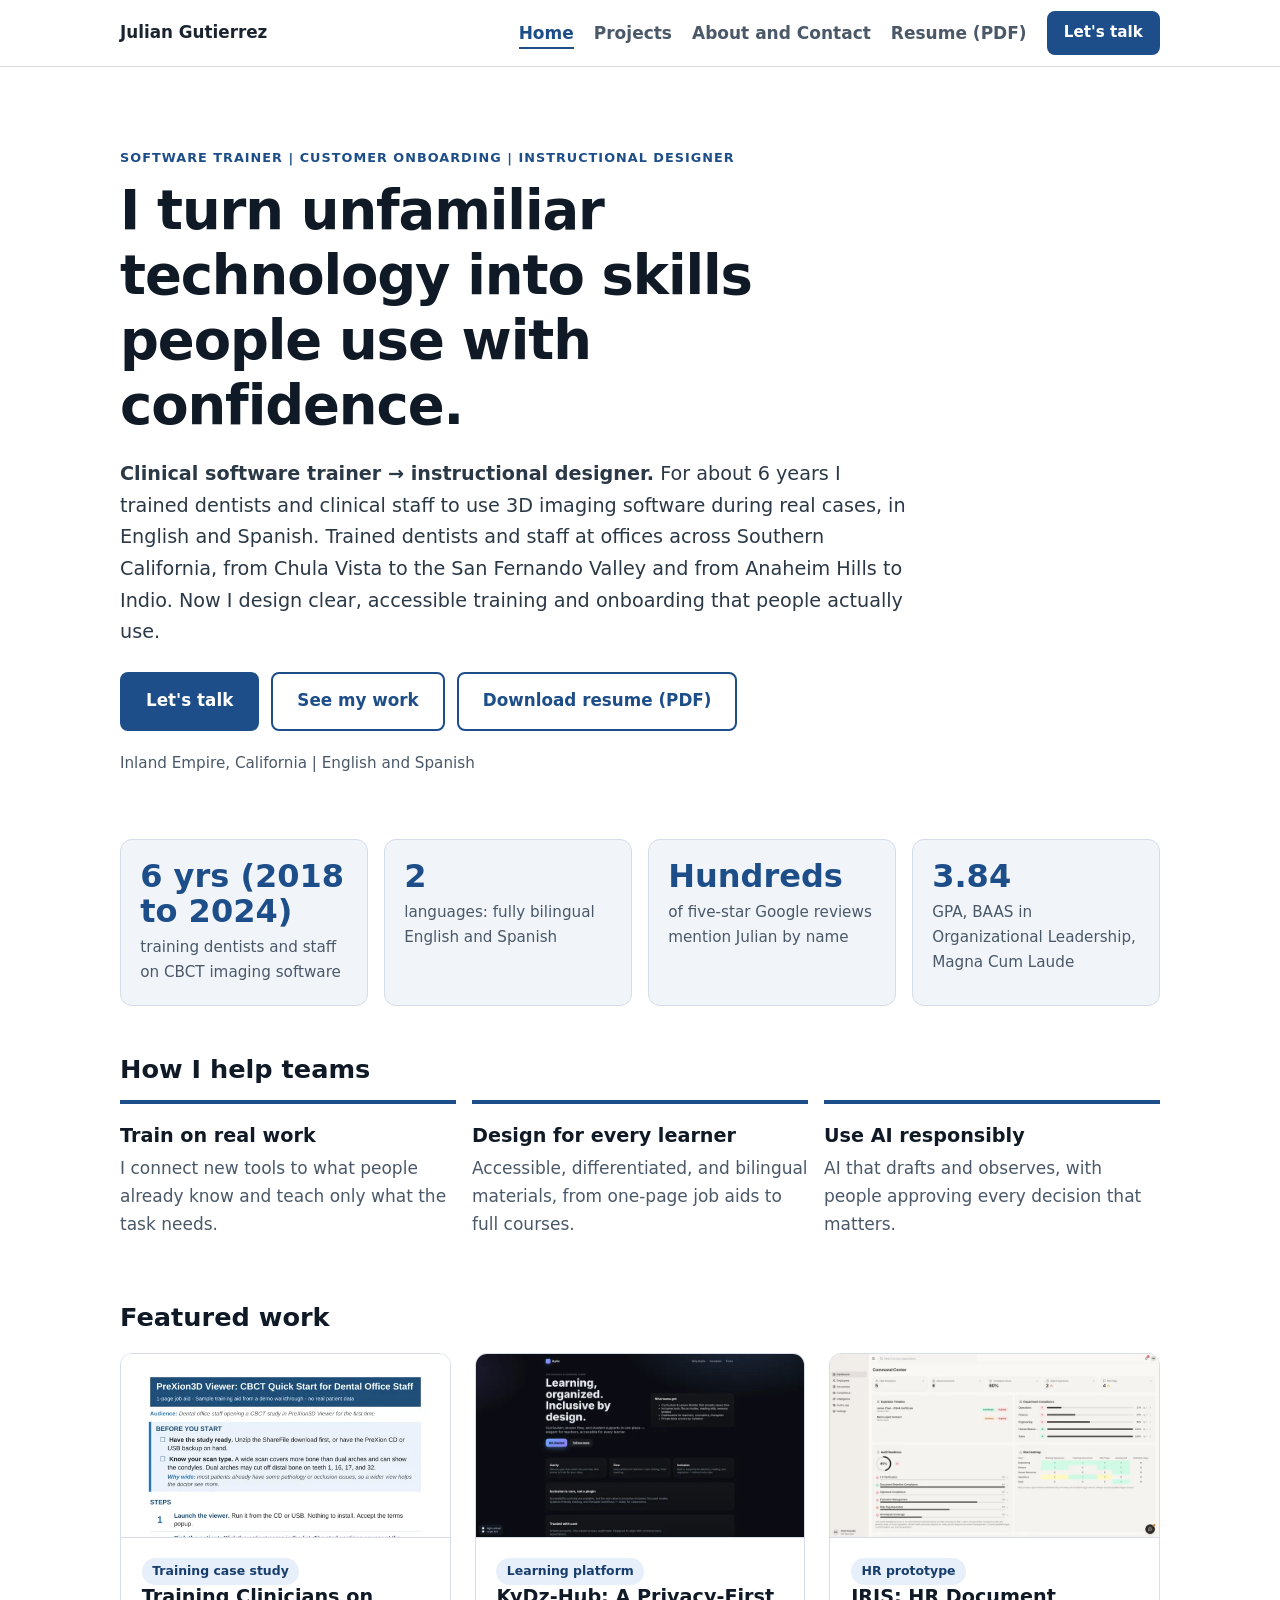
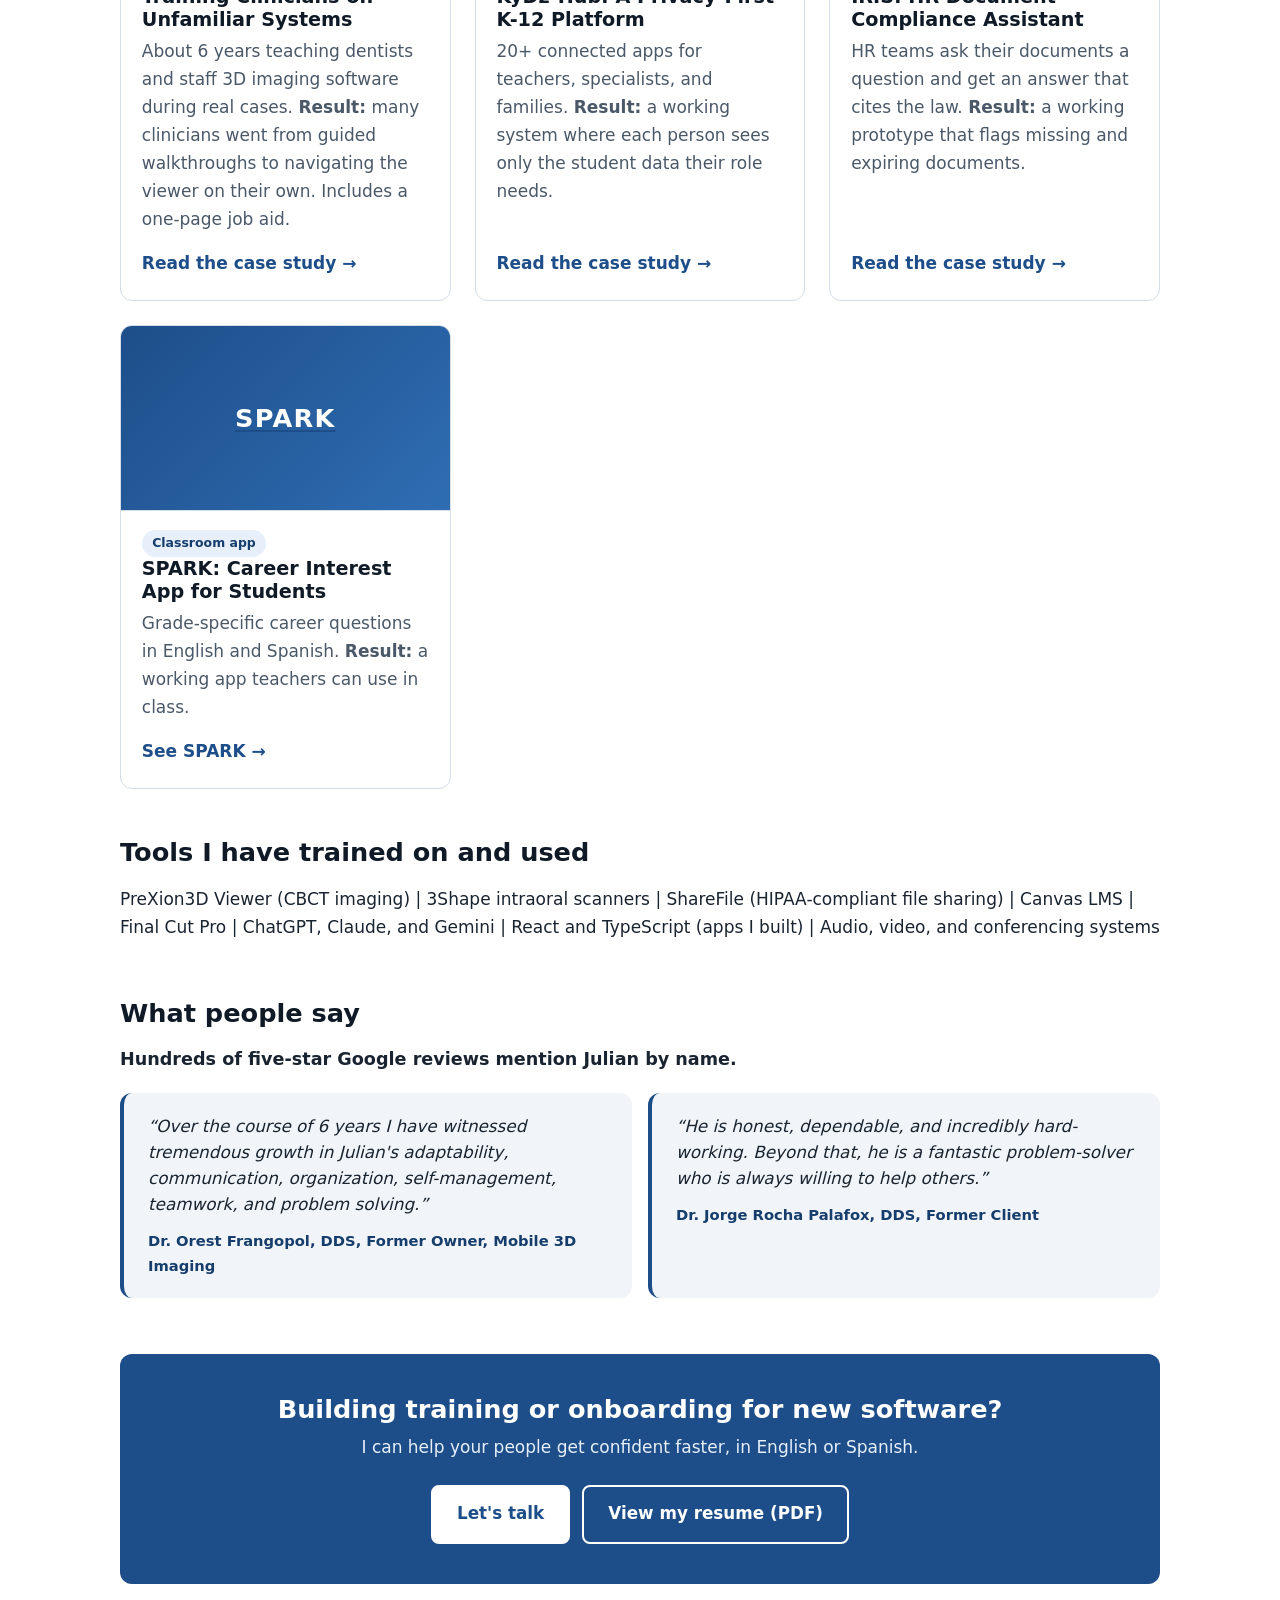
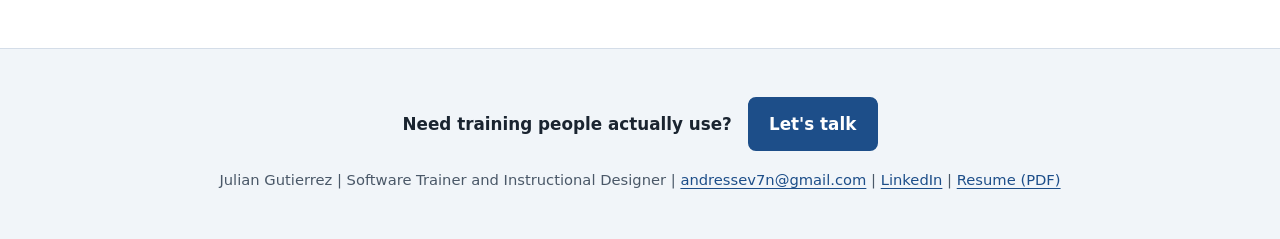
<file: index.html>
<!DOCTYPE html>
<html lang="en"><head><meta charset="utf-8"><meta name="viewport" content="width=device-width,initial-scale=1">
<title>Julian Gutierrez | Software Trainer, Onboarding, and Instructional Design</title><meta name="description" content="Julian Gutierrez, Instructional Designer and Software Trainer. Bilingual English and Spanish. Portfolio and case studies.">
<link rel="stylesheet" href="style.css"><script src="site.js" defer></script></head><body>
<a class="skip" href="#main">Skip to content</a>
<header><div class="bar"><a class="brand" href="index.html">Julian Gutierrez</a><nav aria-label="Main"><ul><li><a href="index.html" aria-current="page">Home</a></li><li><a href="projects.html">Projects</a></li><li><a href="about.html">About and Contact</a></li><li><a href="assets/Julian_Gutierrez_Resume.pdf">Resume (PDF)</a></li></ul></nav><a class="btn btn-sm" href="mailto:andressev7n@gmail.com">Let's talk</a></div></header>
<main id="main">

<section class="hero"><p class="eyebrow">Software Trainer | Customer Onboarding | Instructional Designer</p>
<h1>I turn unfamiliar technology into skills people use with confidence.</h1>
<p class="lead"><strong>Clinical software trainer &rarr; instructional designer.</strong> For about 6 years I trained dentists and clinical staff to use 3D imaging software during real cases, in English and Spanish. Trained dentists and staff at offices across Southern California, from Chula Vista to the San Fernando Valley and from Anaheim Hills to Indio. Now I design clear, accessible training and onboarding that people actually use.</p>
<div class="cta-row"><a class="btn btn-lg" href="mailto:andressev7n@gmail.com">Let's talk</a><a class="btn btn-lg alt" href="#work">See my work</a><a class="btn btn-lg alt" href="assets/Julian_Gutierrez_Resume.pdf">Download resume (PDF)</a></div>
<p class="meta">Inland Empire, California | English and Spanish</p></section>
<section class="stats reveal" aria-label="Highlights"><ul>
<li><strong>6 yrs (2018 to 2024)</strong><span>training dentists and staff on CBCT imaging software</span></li>
<li><strong>2</strong><span>languages: fully bilingual English and Spanish</span></li>
<li><strong>Hundreds</strong><span>of five-star Google reviews mention Julian by name</span></li>
<li><strong>3.84</strong><span>GPA, BAAS in Organizational Leadership, Magna Cum Laude</span></li>
</ul></section>
<section class="reveal" aria-labelledby="how"><h2 id="how">How I help teams</h2><div class="pillars">
<div class="pillar"><h3>Train on real work</h3><p>I connect new tools to what people already know and teach only what the task needs.</p></div>
<div class="pillar"><h3>Design for every learner</h3><p>Accessible, differentiated, and bilingual materials, from one-page job aids to full courses.</p></div>
<div class="pillar"><h3>Use AI responsibly</h3><p>AI that drafts and observes, with people approving every decision that matters.</p></div>
</div></section>
<section id="work" aria-labelledby="f"><h2 id="f">Featured work</h2><div class="cards"><article class="card reveal"><a class="thumb" href="training-clinicians.html" tabindex="-1" aria-hidden="true"><img src="assets/thumb-cbct-job-aid.webp" width="800" height="450" loading="lazy" decoding="async" alt="Top of the one-page CBCT viewer job aid"></a><div class="card-body"><span class="tag">Training case study</span><h3 class="card-title"><a href="training-clinicians.html">Training Clinicians on Unfamiliar Systems</a></h3><p>About 6 years teaching dentists and staff 3D imaging software during real cases. <strong>Result:</strong> many clinicians went from guided walkthroughs to navigating the viewer on their own. Includes a one-page job aid.</p><a class="more" href="training-clinicians.html" aria-label="Read the case study: Training Clinicians on Unfamiliar Systems">Read the case study <span aria-hidden="true">&rarr;</span></a></div></article><article class="card reveal"><a class="thumb" href="kydz-hub.html" tabindex="-1" aria-hidden="true"><img src="assets/kydz/thumb-landing.webp" width="800" height="450" loading="lazy" decoding="async" alt="KyDz-Hub landing page"></a><div class="card-body"><span class="tag">Learning platform</span><h3 class="card-title"><a href="kydz-hub.html">KyDz-Hub: A Privacy-First K-12 Platform</a></h3><p>20+ connected apps for teachers, specialists, and families. <strong>Result:</strong> a working system where each person sees only the student data their role needs.</p><a class="more" href="kydz-hub.html" aria-label="Read the case study: KyDz-Hub: A Privacy-First K-12 Platform">Read the case study <span aria-hidden="true">&rarr;</span></a></div></article><article class="card reveal"><a class="thumb" href="iris-legal.html" tabindex="-1" aria-hidden="true"><img src="assets/iris/thumb-command-center.webp" width="800" height="450" loading="lazy" decoding="async" alt="IRIS Command Center dashboard with fictional data"></a><div class="card-body"><span class="tag">HR prototype</span><h3 class="card-title"><a href="iris-legal.html">IRIS: HR Document Compliance Assistant</a></h3><p>HR teams ask their documents a question and get an answer that cites the law. <strong>Result:</strong> a working prototype that flags missing and expiring documents.</p><a class="more" href="iris-legal.html" aria-label="Read the case study: IRIS: HR Document Compliance Assistant">Read the case study <span aria-hidden="true">&rarr;</span></a></div></article><article class="card reveal"><a class="thumb" href="spark.html" tabindex="-1" aria-hidden="true"><div class="thumb-ph" aria-hidden="true"><span>SPARK</span></div></a><div class="card-body"><span class="tag">Classroom app</span><h3 class="card-title"><a href="spark.html">SPARK: Career Interest App for Students</a></h3><p>Grade-specific career questions in English and Spanish. <strong>Result:</strong> a working app teachers can use in class.</p><a class="more" href="spark.html" aria-label="See SPARK: SPARK: Career Interest App for Students">See SPARK <span aria-hidden="true">&rarr;</span></a></div></article></div></section>
<section class="tools reveal" aria-labelledby="tl"><h2 id="tl">Tools I have trained on and used</h2><p>PreXion3D Viewer (CBCT imaging) | 3Shape intraoral scanners | ShareFile (HIPAA-compliant file sharing) | Canvas LMS | Final Cut Pro | ChatGPT, Claude, and Gemini | React and TypeScript (apps I built) | Audio, video, and conferencing systems</p></section>
<section class="testimonials" aria-labelledby="t"><h2 id="t">What people say</h2><p class="proof"><strong>Hundreds of five-star Google reviews mention Julian by name.</strong></p><div class="quotes"><figure class="quote reveal"><blockquote><p>&ldquo;Over the course of 6 years I have witnessed tremendous growth in Julian's adaptability, communication, organization, self-management, teamwork, and problem solving.&rdquo;</p></blockquote><figcaption>Dr. Orest Frangopol, DDS, Former Owner, Mobile 3D Imaging</figcaption></figure><figure class="quote reveal"><blockquote><p>&ldquo;He is honest, dependable, and incredibly hard-working. Beyond that, he is a fantastic problem-solver who is always willing to help others.&rdquo;</p></blockquote><figcaption>Dr. Jorge Rocha Palafox, DDS, Former Client</figcaption></figure></div></section>
<section class="cta-band reveal" aria-labelledby="c"><h2 id="c">Building training or onboarding for new software?</h2><p>I can help your people get confident faster, in English or Spanish.</p><div class="cta-row"><a class="btn btn-lg" href="mailto:andressev7n@gmail.com">Let's talk</a><a class="btn btn-lg alt" href="assets/Julian_Gutierrez_Resume.pdf">View my resume (PDF)</a></div></section>

</main>
<footer><div class="foot"><p class="foot-cta"><strong>Need training people actually use?</strong> <a class="btn" href="mailto:andressev7n@gmail.com">Let's talk</a></p><p>Julian Gutierrez | Software Trainer and Instructional Designer | <a href="mailto:andressev7n@gmail.com">andressev7n@gmail.com</a> | <a href="https://www.linkedin.com/in/julian-gutierrez-b2ab2a1aa/">LinkedIn</a> | <a href="assets/Julian_Gutierrez_Resume.pdf">Resume (PDF)</a></p></div></footer>
<script data-goatcounter="https://andressev7n.goatcounter.com/count" async src="//gc.zgo.at/count.js"></script>
</body></html>
</file>
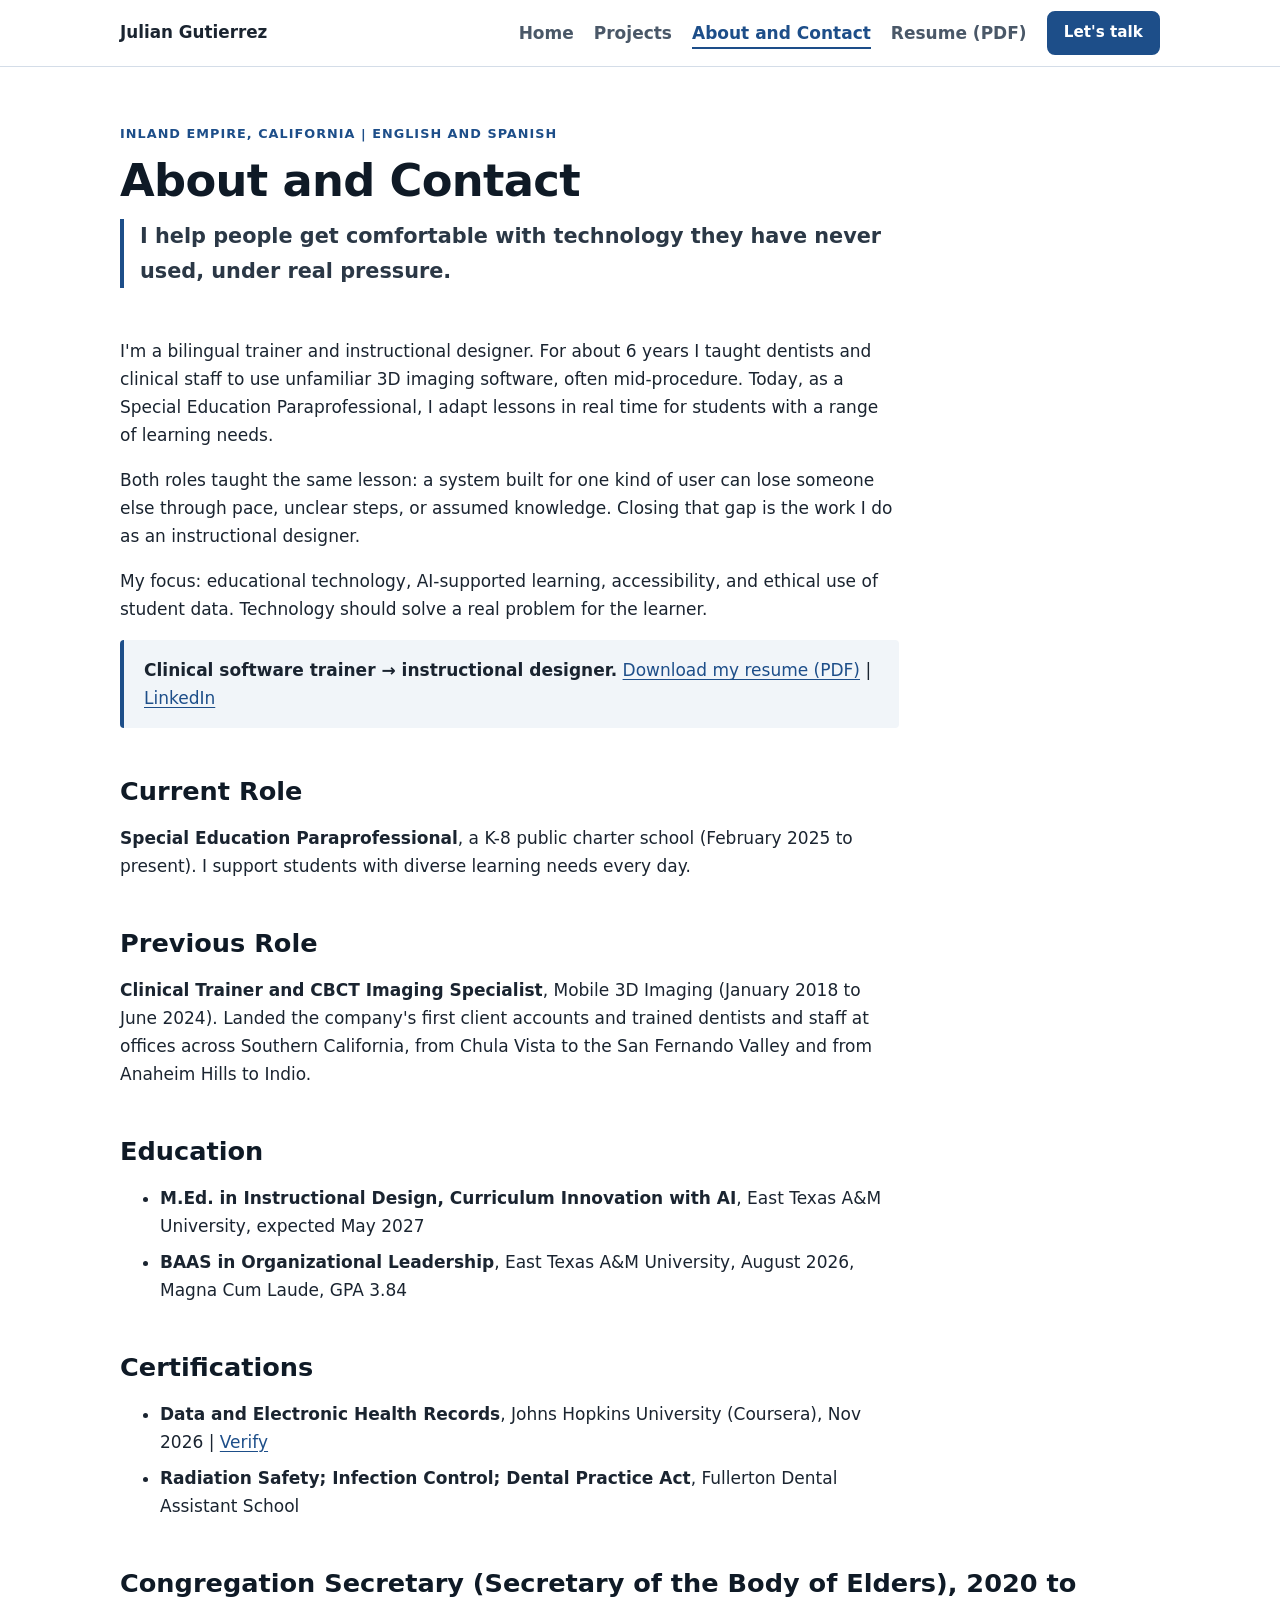
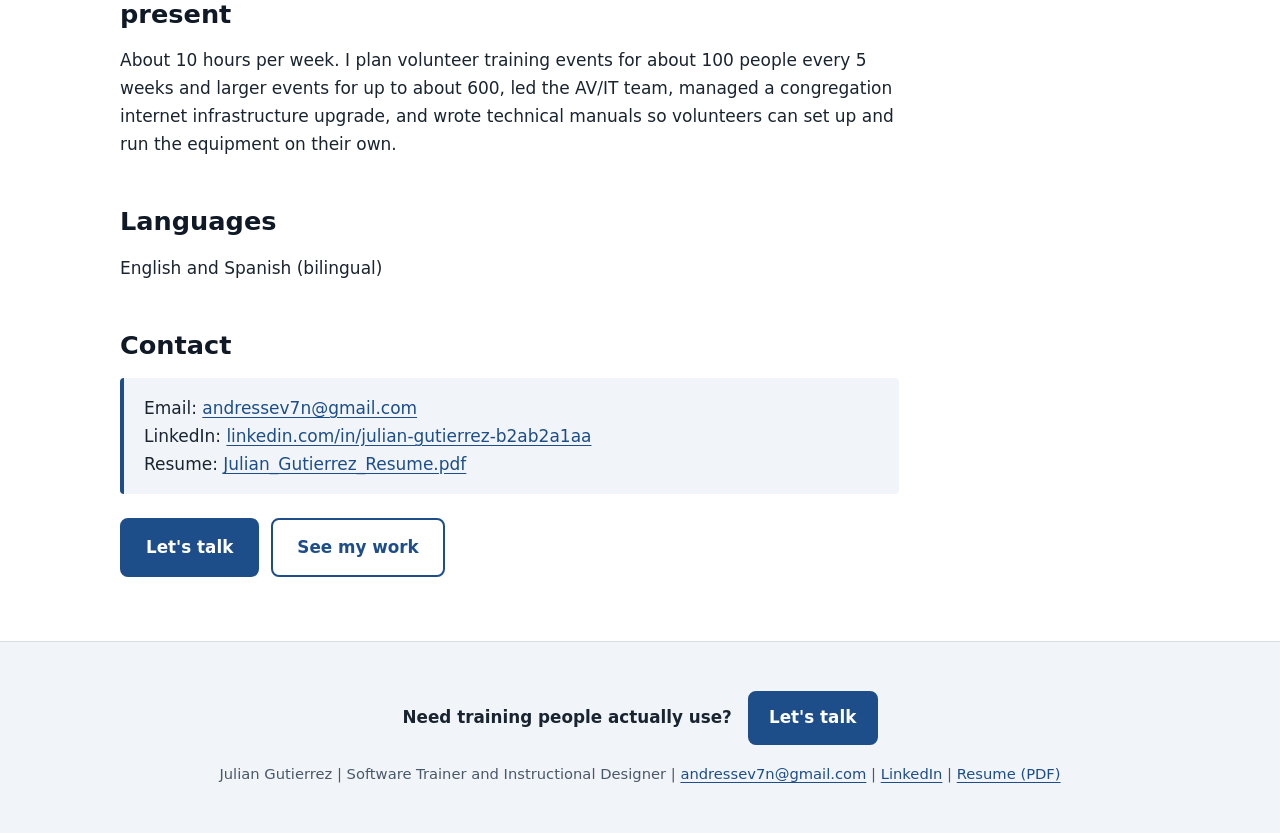
<file: about.html>
<!DOCTYPE html>
<html lang="en"><head><meta charset="utf-8"><meta name="viewport" content="width=device-width,initial-scale=1">
<title>About and Contact | Julian Gutierrez</title><meta name="description" content="Julian Gutierrez, Instructional Designer and Software Trainer. Bilingual English and Spanish. Portfolio and case studies.">
<link rel="stylesheet" href="style.css"><script src="site.js" defer></script></head><body>
<a class="skip" href="#main">Skip to content</a>
<header><div class="bar"><a class="brand" href="index.html">Julian Gutierrez</a><nav aria-label="Main"><ul><li><a href="index.html">Home</a></li><li><a href="projects.html">Projects</a></li><li><a href="about.html" aria-current="page">About and Contact</a></li><li><a href="assets/Julian_Gutierrez_Resume.pdf">Resume (PDF)</a></li></ul></nav><a class="btn btn-sm" href="mailto:andressev7n@gmail.com">Let's talk</a></div></header>
<main id="main">

<article><header class="case-head"><p class="eyebrow">Inland Empire, California | English and Spanish</p><h1>About and Contact</h1><p class="hook">I help people get comfortable with technology they have never used, under real pressure.</p></header>
<p>I'm a bilingual trainer and instructional designer. For about 6 years I taught dentists and clinical staff to use unfamiliar 3D imaging software, often mid-procedure. Today, as a Special Education Paraprofessional, I adapt lessons in real time for students with a range of learning needs.</p>
<p>Both roles taught the same lesson: a system built for one kind of user can lose someone else through pace, unclear steps, or assumed knowledge. Closing that gap is the work I do as an instructional designer.</p>
<p>My focus: educational technology, AI-supported learning, accessibility, and ethical use of student data. Technology should solve a real problem for the learner.</p>
<p class="callout"><strong>Clinical software trainer &rarr; instructional designer.</strong> <a href="assets/Julian_Gutierrez_Resume.pdf">Download my resume (PDF)</a> | <a href="https://www.linkedin.com/in/julian-gutierrez-b2ab2a1aa/">LinkedIn</a></p>
<h2>Current Role</h2><p><strong>Special Education Paraprofessional</strong>, a K-8 public charter school (February 2025 to present). I support students with diverse learning needs every day.</p>
<h2>Previous Role</h2><p><strong>Clinical Trainer and CBCT Imaging Specialist</strong>, Mobile 3D Imaging (January 2018 to June 2024). Landed the company's first client accounts and trained dentists and staff at offices across Southern California, from Chula Vista to the San Fernando Valley and from Anaheim Hills to Indio.</p>
<h2>Education</h2><ul><li><strong>M.Ed. in Instructional Design, Curriculum Innovation with AI</strong>, East Texas A&amp;M University, expected May 2027</li><li><strong>BAAS in Organizational Leadership</strong>, East Texas A&amp;M University, August 2026, Magna Cum Laude, GPA 3.84</li></ul>
<h2>Certifications</h2><ul><li><strong>Data and Electronic Health Records</strong>, Johns Hopkins University (Coursera), Nov 2026 | <a href="https://coursera.org/verify/M2OPOIHT776V">Verify</a></li><li><strong>Radiation Safety; Infection Control; Dental Practice Act</strong>, Fullerton Dental Assistant School</li></ul>
<h2>Congregation Secretary (Secretary of the Body of Elders), 2020 to present</h2><p>About 10 hours per week. I plan volunteer training events for about 100 people every 5 weeks and larger events for up to about 600, led the AV/IT team, managed a congregation internet infrastructure upgrade, and wrote technical manuals so volunteers can set up and run the equipment on their own.</p>
<h2>Languages</h2><p>English and Spanish (bilingual)</p>
<h2>Contact</h2><p class="callout">Email: <a href="mailto:andressev7n@gmail.com">andressev7n@gmail.com</a><br>LinkedIn: <a href="https://www.linkedin.com/in/julian-gutierrez-b2ab2a1aa/">linkedin.com/in/julian-gutierrez-b2ab2a1aa</a><br>Resume: <a href="assets/Julian_Gutierrez_Resume.pdf">Julian_Gutierrez_Resume.pdf</a></p>
<div class="cta-row"><a class="btn btn-lg" href="mailto:andressev7n@gmail.com">Let's talk</a><a class="btn btn-lg alt" href="projects.html">See my work</a></div></article>
</main>
<footer><div class="foot"><p class="foot-cta"><strong>Need training people actually use?</strong> <a class="btn" href="mailto:andressev7n@gmail.com">Let's talk</a></p><p>Julian Gutierrez | Software Trainer and Instructional Designer | <a href="mailto:andressev7n@gmail.com">andressev7n@gmail.com</a> | <a href="https://www.linkedin.com/in/julian-gutierrez-b2ab2a1aa/">LinkedIn</a> | <a href="assets/Julian_Gutierrez_Resume.pdf">Resume (PDF)</a></p></div></footer>
<script data-goatcounter="https://andressev7n.goatcounter.com/count" async src="//gc.zgo.at/count.js"></script>
</body></html>
</file>
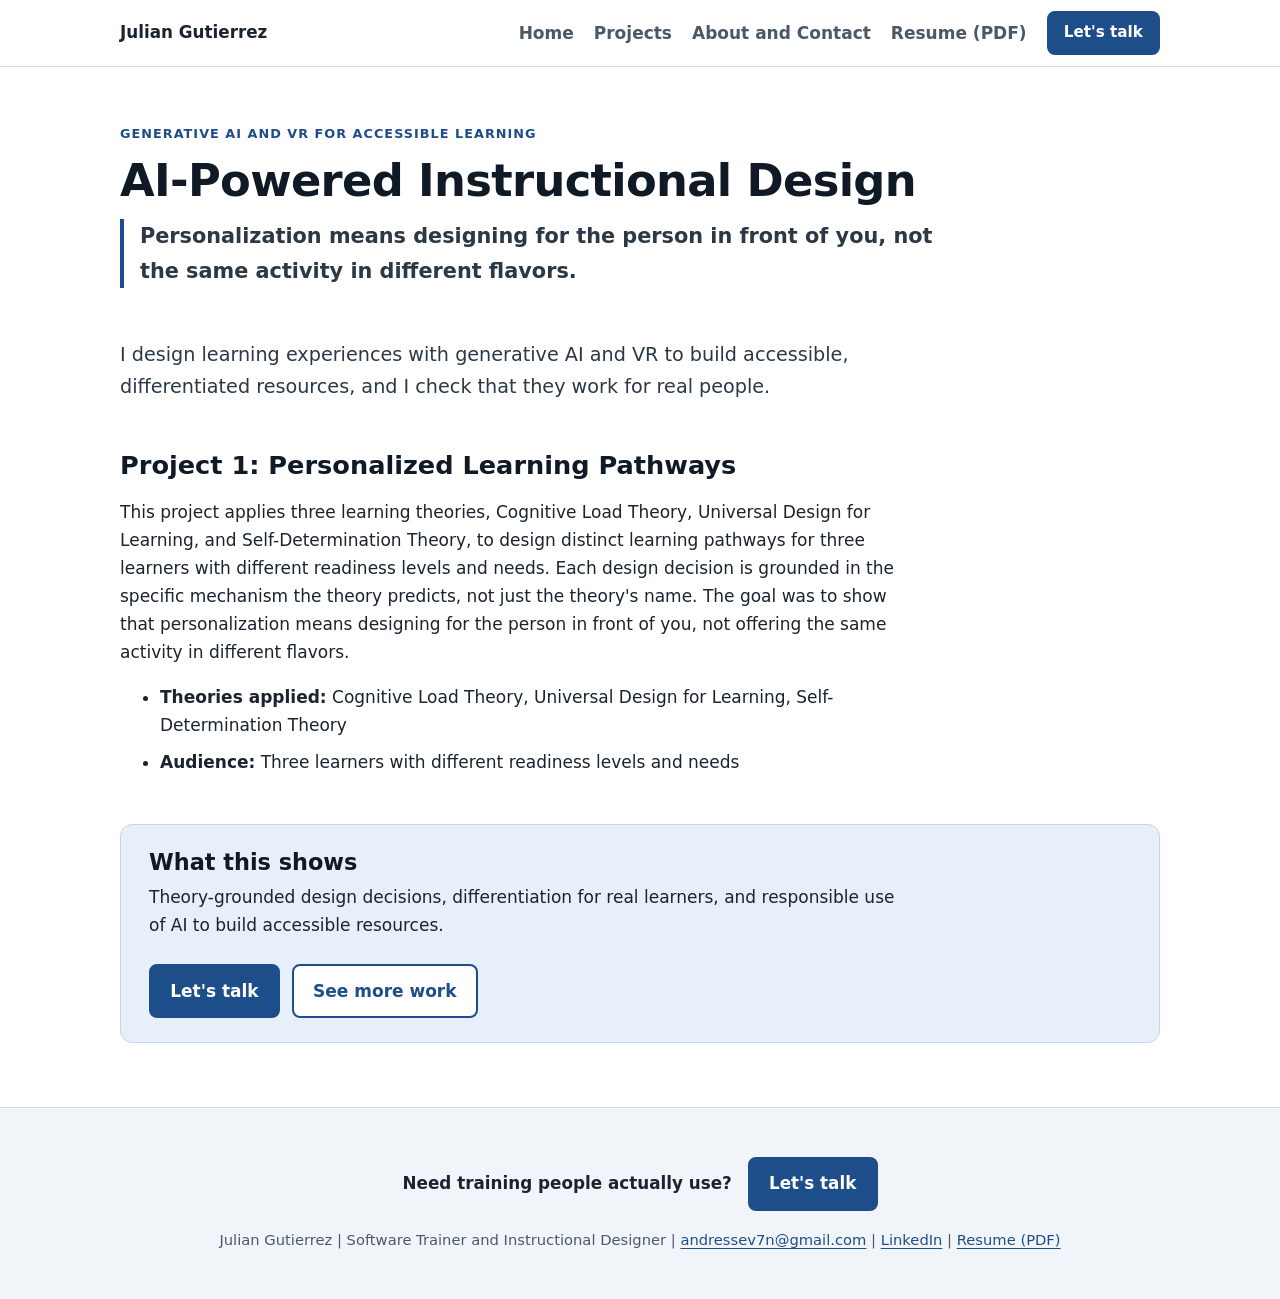
<file: ai-instructional-design.html>
<!DOCTYPE html>
<html lang="en"><head><meta charset="utf-8"><meta name="viewport" content="width=device-width,initial-scale=1">
<title>AI-Powered Instructional Design | Julian Gutierrez</title><meta name="description" content="Julian Gutierrez, Instructional Designer and Software Trainer. Bilingual English and Spanish. Portfolio and case studies.">
<link rel="stylesheet" href="style.css"><script src="site.js" defer></script></head><body>
<a class="skip" href="#main">Skip to content</a>
<header><div class="bar"><a class="brand" href="index.html">Julian Gutierrez</a><nav aria-label="Main"><ul><li><a href="index.html">Home</a></li><li><a href="projects.html">Projects</a></li><li><a href="about.html">About and Contact</a></li><li><a href="assets/Julian_Gutierrez_Resume.pdf">Resume (PDF)</a></li></ul></nav><a class="btn btn-sm" href="mailto:andressev7n@gmail.com">Let's talk</a></div></header>
<main id="main">
<article><header class="case-head"><p class="eyebrow">Generative AI and VR for accessible learning</p><h1>AI-Powered Instructional Design</h1><p class="hook">Personalization means designing for the person in front of you, not the same activity in different flavors.</p></header><p class="lead">I design learning experiences with generative AI and VR to build accessible, differentiated resources, and I check that they work for real people.</p>
<h2 class="reveal">Project 1: Personalized Learning Pathways</h2>
<p>This project applies three learning theories, Cognitive Load Theory, Universal Design for Learning, and Self-Determination Theory, to design distinct learning pathways for three learners with different readiness levels and needs. Each design decision is grounded in the specific mechanism the theory predicts, not just the theory's name. The goal was to show that personalization means designing for the person in front of you, not offering the same activity in different flavors.</p>
<ul><li><strong>Theories applied:</strong> Cognitive Load Theory, Universal Design for Learning, Self-Determination Theory</li><li><strong>Audience:</strong> Three learners with different readiness levels and needs</li></ul>
<section class="takeaway reveal" aria-labelledby="wts"><h2 id="wts">What this shows</h2><p>Theory-grounded design decisions, differentiation for real learners, and responsible use of AI to build accessible resources.</p>
<div class="cta-row"><a class="btn" href="mailto:andressev7n@gmail.com">Let's talk</a><a class="btn alt" href="projects.html">See more work</a></div></section></article>
</main>
<footer><div class="foot"><p class="foot-cta"><strong>Need training people actually use?</strong> <a class="btn" href="mailto:andressev7n@gmail.com">Let's talk</a></p><p>Julian Gutierrez | Software Trainer and Instructional Designer | <a href="mailto:andressev7n@gmail.com">andressev7n@gmail.com</a> | <a href="https://www.linkedin.com/in/julian-gutierrez-b2ab2a1aa/">LinkedIn</a> | <a href="assets/Julian_Gutierrez_Resume.pdf">Resume (PDF)</a></p></div></footer>
<script data-goatcounter="https://andressev7n.goatcounter.com/count" async src="//gc.zgo.at/count.js"></script>
</body></html>
</file>
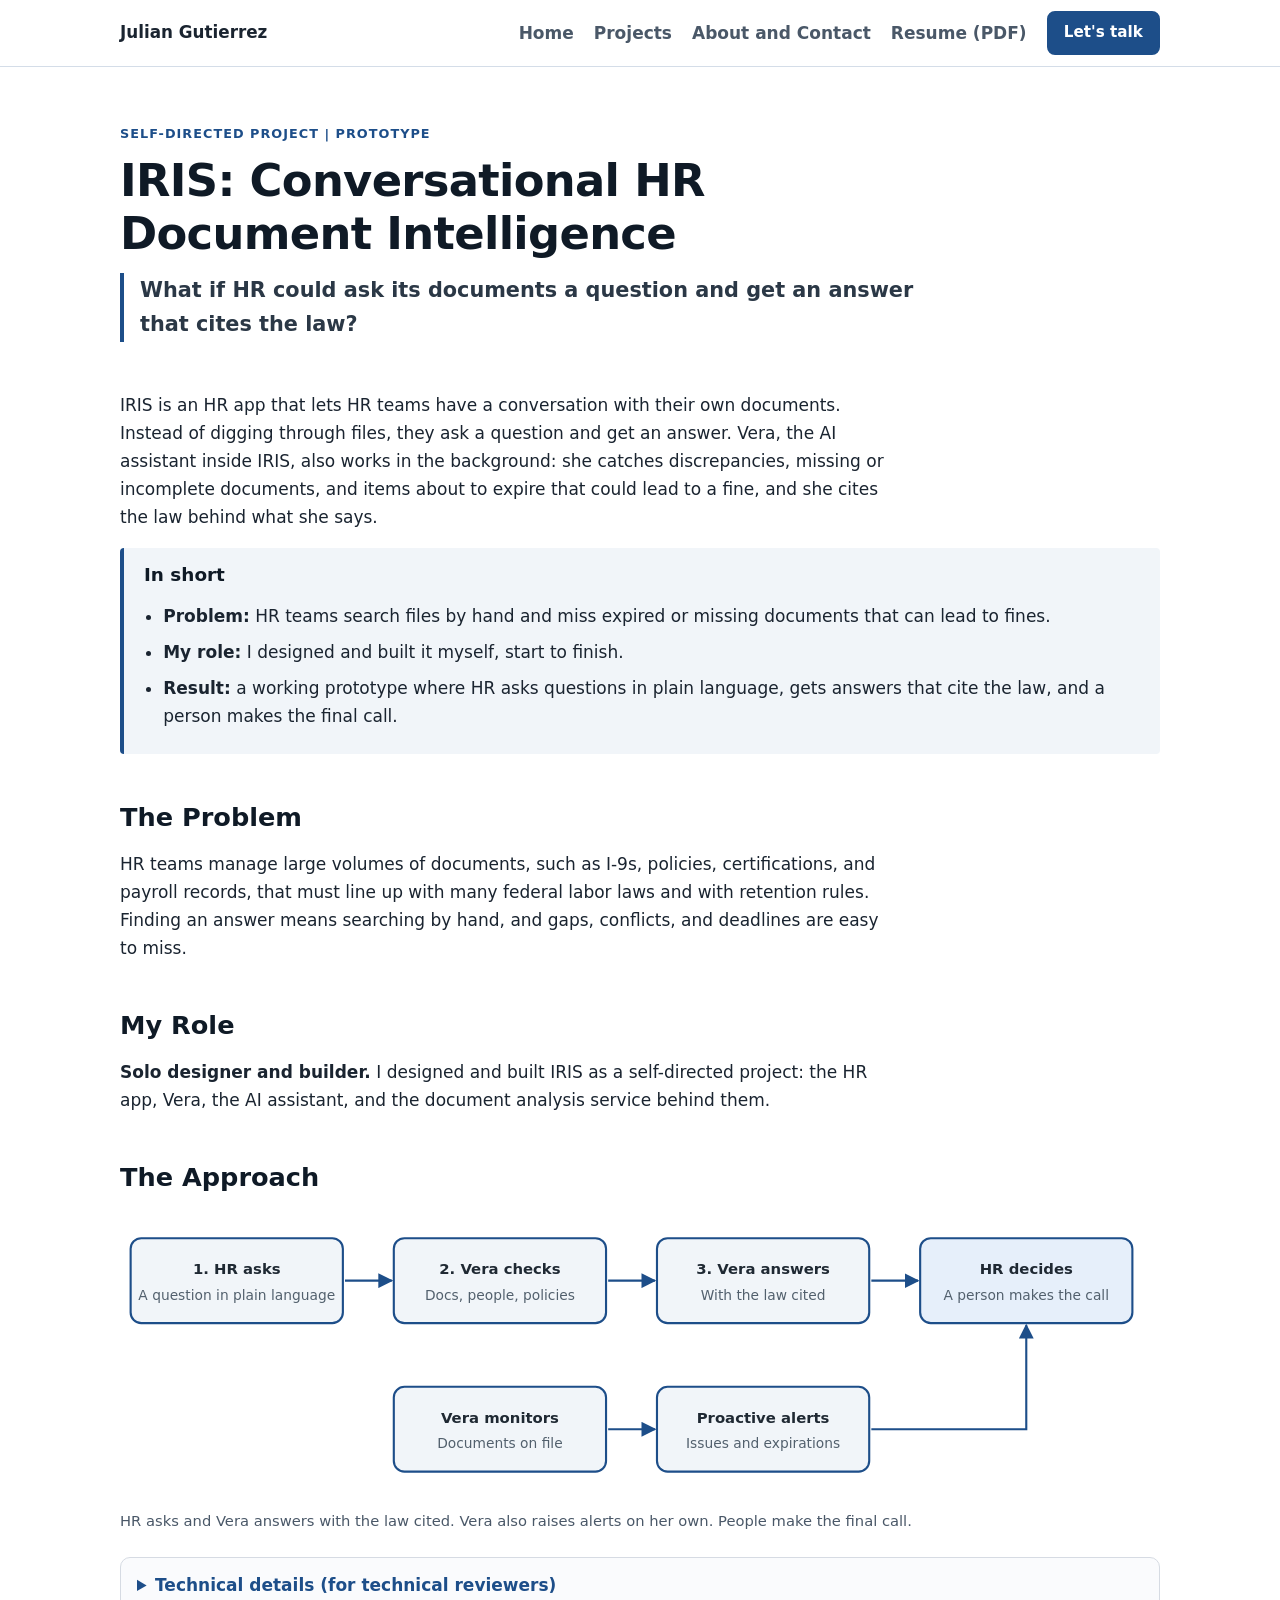
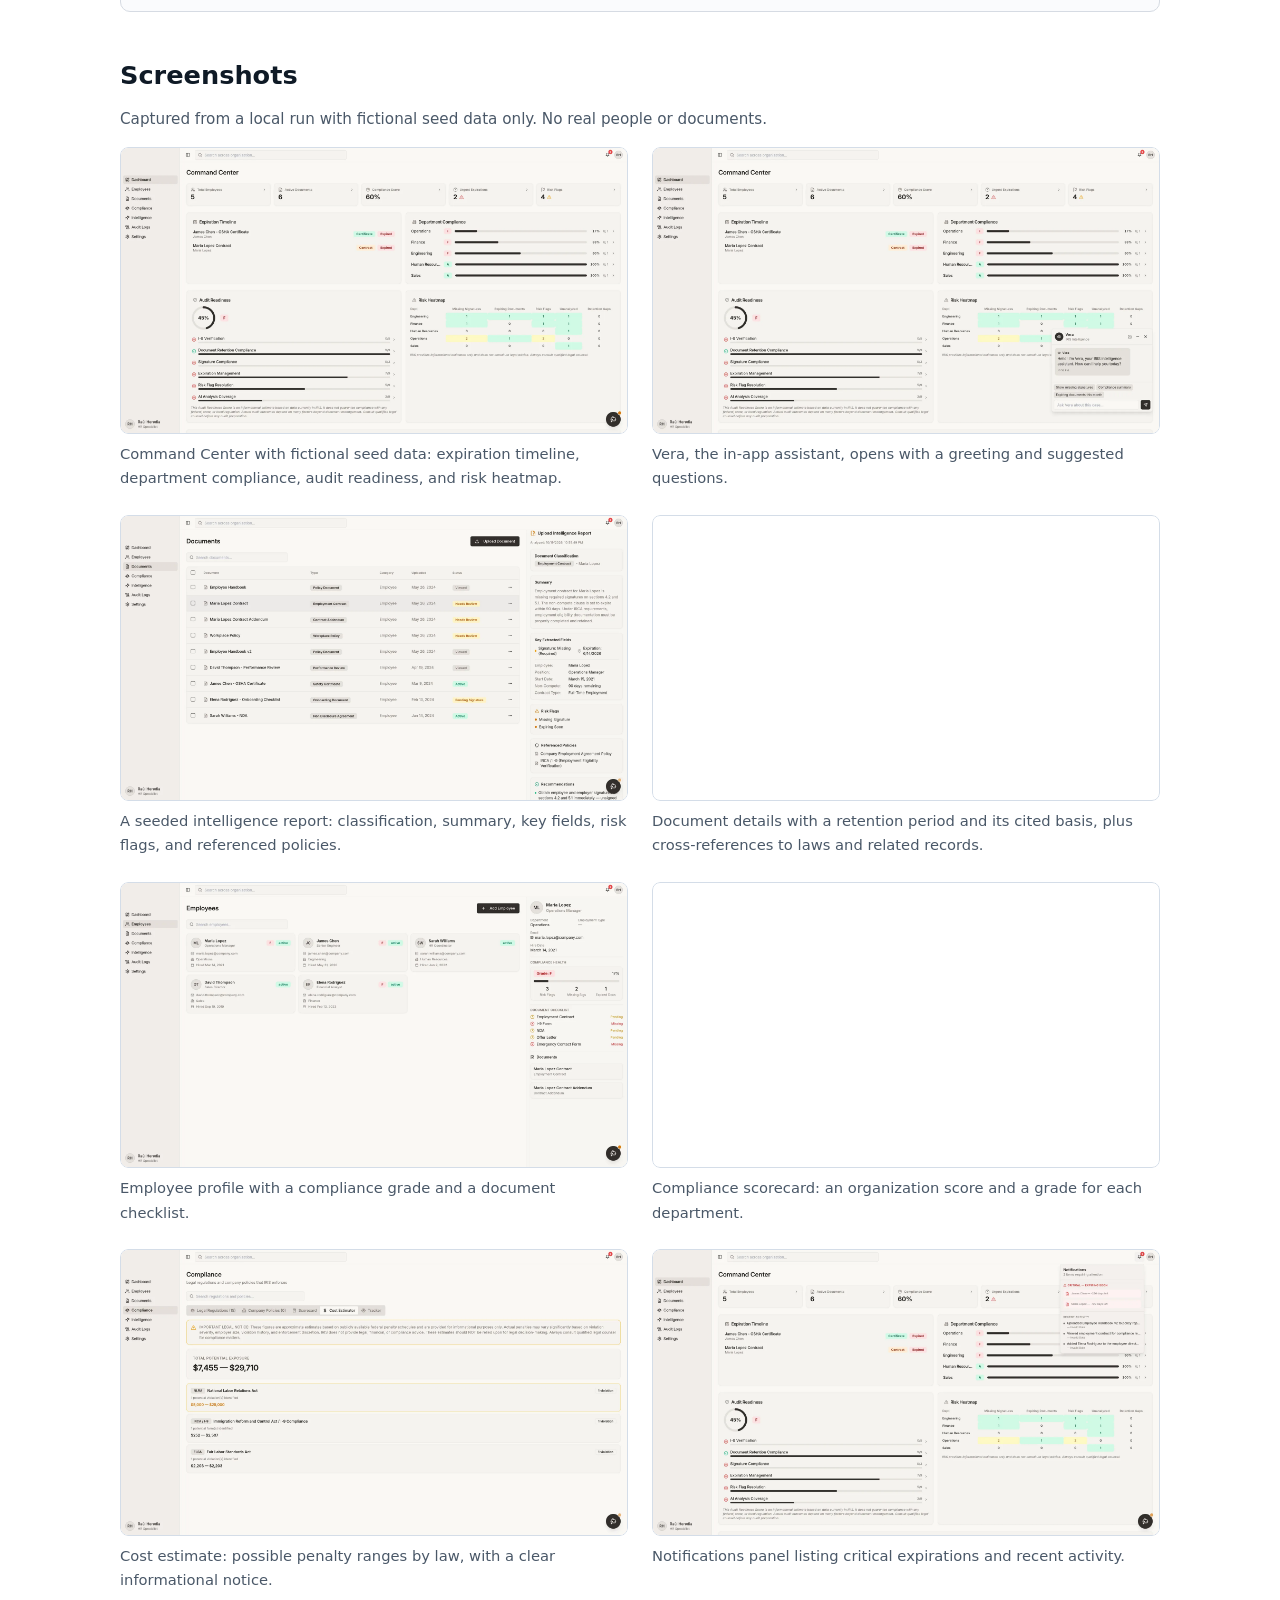
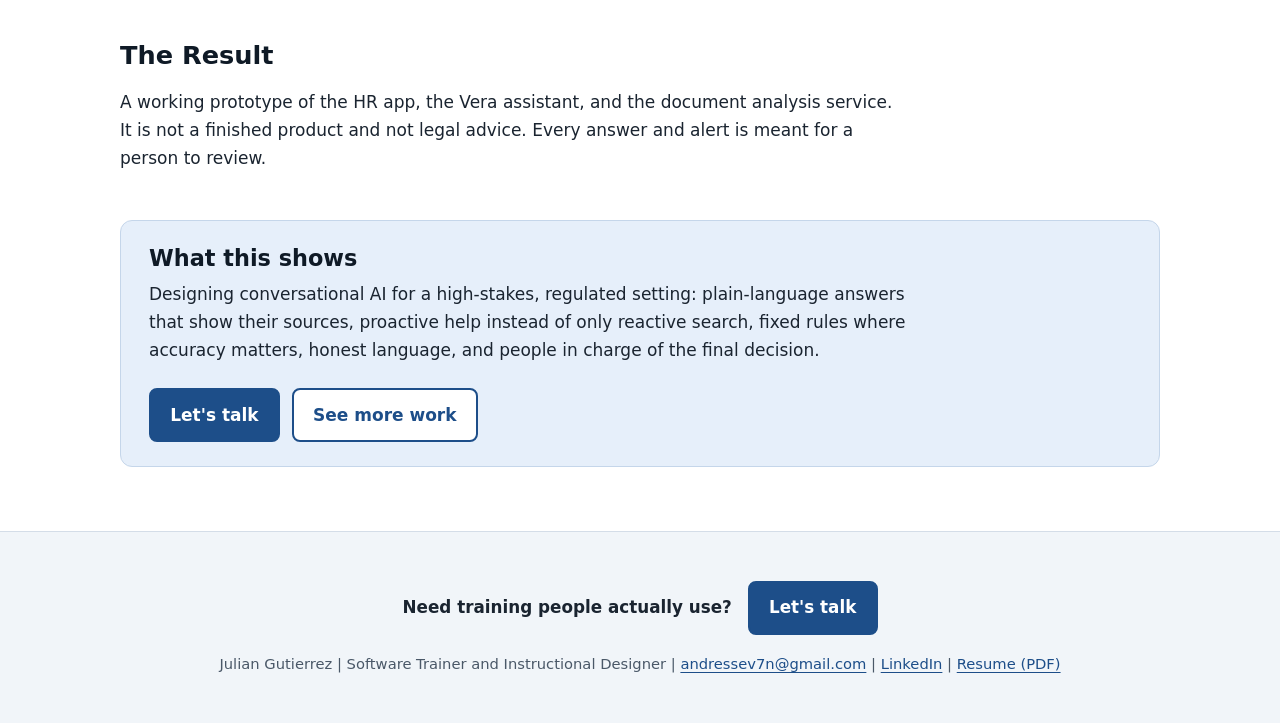
<file: iris-legal.html>
<!DOCTYPE html>
<html lang="en"><head><meta charset="utf-8"><meta name="viewport" content="width=device-width,initial-scale=1">
<title>IRIS: Conversational HR Document Intelligence | Julian Gutierrez</title><meta name="description" content="Julian Gutierrez, Instructional Designer and Software Trainer. Bilingual English and Spanish. Portfolio and case studies.">
<link rel="stylesheet" href="style.css"><script src="site.js" defer></script></head><body>
<a class="skip" href="#main">Skip to content</a>
<header><div class="bar"><a class="brand" href="index.html">Julian Gutierrez</a><nav aria-label="Main"><ul><li><a href="index.html">Home</a></li><li><a href="projects.html">Projects</a></li><li><a href="about.html">About and Contact</a></li><li><a href="assets/Julian_Gutierrez_Resume.pdf">Resume (PDF)</a></li></ul></nav><a class="btn btn-sm" href="mailto:andressev7n@gmail.com">Let's talk</a></div></header>
<main id="main">
<article><header class="case-head"><p class="eyebrow">Self-directed project | Prototype</p><h1>IRIS: Conversational HR Document Intelligence</h1><p class="hook">What if HR could ask its documents a question and get an answer that cites the law?</p></header><p>IRIS is an HR app that lets HR teams have a conversation with their own documents. Instead of digging through files, they ask a question and get an answer. Vera, the AI assistant inside IRIS, also works in the background: she catches discrepancies, missing or incomplete documents, and items about to expire that could lead to a fine, and she cites the law behind what she says.</p>
<div class="summary callout"><h2>In short</h2><ul><li><strong>Problem:</strong> HR teams search files by hand and miss expired or missing documents that can lead to fines.</li><li><strong>My role:</strong> I designed and built it myself, start to finish.</li><li><strong>Result:</strong> a working prototype where HR asks questions in plain language, gets answers that cite the law, and a person makes the final call.</li></ul></div>
<h2 class="reveal">The Problem</h2><p>HR teams manage large volumes of documents, such as I-9s, policies, certifications, and payroll records, that must line up with many federal labor laws and with retention rules. Finding an answer means searching by hand, and gaps, conflicts, and deadlines are easy to miss.</p>
<h2 class="reveal">My Role</h2><p><strong>Solo designer and builder.</strong> I designed and built IRIS as a self-directed project: the HR app, Vera, the AI assistant, and the document analysis service behind them.</p>
<h2 class="reveal">The Approach</h2><figure><svg viewBox="0 0 980 260" role="img" aria-labelledby="dt" style="width:100%;height:auto"><title id="dt">Flow: HR asks a question, Vera checks the workspace documents, Vera answers with the cited law; Vera also monitors documents and sends proactive alerts; a person makes the final call</title><defs><marker id="ar" viewBox="0 0 10 10" refX="9" refY="5" markerWidth="7" markerHeight="7" orient="auto"><path d="M0 0L10 5L0 10z" fill="#1d4e89"/></marker></defs><rect x="10" y="20" width="200" height="80" rx="10" fill="#f1f5f9" stroke="#1d4e89" stroke-width="2"/><text x="110" y="54" text-anchor="middle" font-weight="700" font-size="14" fill="#1f2933">1. HR asks</text><text x="110" y="78" text-anchor="middle" font-size="13" fill="#52606d">A question in plain language</text><line x1="212" y1="60" x2="256" y2="60" stroke="#1d4e89" stroke-width="2" marker-end="url(#ar)"/><rect x="258" y="20" width="200" height="80" rx="10" fill="#f1f5f9" stroke="#1d4e89" stroke-width="2"/><text x="358" y="54" text-anchor="middle" font-weight="700" font-size="14" fill="#1f2933">2. Vera checks</text><text x="358" y="78" text-anchor="middle" font-size="13" fill="#52606d">Docs, people, policies</text><line x1="460" y1="60" x2="504" y2="60" stroke="#1d4e89" stroke-width="2" marker-end="url(#ar)"/><rect x="506" y="20" width="200" height="80" rx="10" fill="#f1f5f9" stroke="#1d4e89" stroke-width="2"/><text x="606" y="54" text-anchor="middle" font-weight="700" font-size="14" fill="#1f2933">3. Vera answers</text><text x="606" y="78" text-anchor="middle" font-size="13" fill="#52606d">With the law cited</text><line x1="708" y1="60" x2="752" y2="60" stroke="#1d4e89" stroke-width="2" marker-end="url(#ar)"/><rect x="754" y="20" width="200" height="80" rx="10" fill="#e6effa" stroke="#1d4e89" stroke-width="2"/><text x="854" y="54" text-anchor="middle" font-weight="700" font-size="14" fill="#1f2933">HR decides</text><text x="854" y="78" text-anchor="middle" font-size="13" fill="#52606d">A person makes the call</text><rect x="258" y="160" width="200" height="80" rx="10" fill="#f1f5f9" stroke="#1d4e89" stroke-width="2"/><text x="358" y="194" text-anchor="middle" font-weight="700" font-size="14" fill="#1f2933">Vera monitors</text><text x="358" y="218" text-anchor="middle" font-size="13" fill="#52606d">Documents on file</text><line x1="460" y1="200" x2="504" y2="200" stroke="#1d4e89" stroke-width="2" marker-end="url(#ar)"/><rect x="506" y="160" width="200" height="80" rx="10" fill="#f1f5f9" stroke="#1d4e89" stroke-width="2"/><text x="606" y="194" text-anchor="middle" font-weight="700" font-size="14" fill="#1f2933">Proactive alerts</text><text x="606" y="218" text-anchor="middle" font-size="13" fill="#52606d">Issues and expirations</text><path d="M708 200 H854 V102" fill="none" stroke="#1d4e89" stroke-width="2" marker-end="url(#ar)"/></svg><figcaption>HR asks and Vera answers with the law cited. Vera also raises alerts on her own. People make the final call.</figcaption></figure>
<details class="tech"><summary>Technical details (for technical reviewers)</summary>

<ul><li><strong>Chat with your documents.</strong> HR asks Vera questions in a chat. Vera answers using the workspace: documents, employee records, company policies, and regulations, and she cross-references them against the law.</li>
<li><strong>Answers that cite the law.</strong> Each answer cites the relevant law section (for example, "Under FLSA Section 7(a)..."), explains the potential penalty, and gives a recommendation.</li>
<li><strong>Expiration warnings.</strong> IRIS reads the expiration date from each document and tracks items that expire. Anything expiring within 90 days goes on a timeline, marked critical when it is 30 days out or already expired, and as a warning at 60 days, so HR can act before a lapse turns into a fine.</li>
<li><strong>Missing and incomplete documents.</strong> Each document is checked for problems such as a missing required signature, a missing required clause, or incomplete reporting. Vera also flags certifications an employee claims (such as a commercial driver's license) with no document on file, I-9s not completed within 3 business days, company policies that conflict with the law, and conflicts between documents.</li>
<li><strong>What is at stake.</strong> When Vera raises a concern, she names the law, states the potential penalty or fine, and recommends a next step. A compliance cost estimate adds up possible penalty ranges by law, based on the issues found in the documents.</li>
<li><strong>Broad legal coverage.</strong> Documents are checked against 15 or more federal laws, including FLSA, OSHA, FMLA, ADA, Title VII, IRCA (I-9), HIPAA, COBRA, ERISA, ADEA, NLRA, WARN, GINA, and USERRA, plus state law. Each document gets a consistent result: document type, signature status, expiration date, risk flags with severity and the regulation involved, a confidence score, a summary, and recommendations.</li>
<li><strong>Retention rules with a cited basis.</strong> IRIS calculates how long each document must be kept. The periods come from fixed rules, not AI, and each cites its source, for example OSHA records (29 CFR 1904.33) at 5 years, I-9 and FMLA records at 3 years, ERISA and HIPAA at 6 years, and a 7-year default under EEOC and Title VII.</li>
<li><strong>Dashboards and audit trail.</strong> A compliance scorecard, risk heatmap, expiration timeline, regulatory tracker, and audit readiness view, plus document versions and audit trails.</li>
<li><strong>Careful wording.</strong> The AI is told never to speculate or assert illegality. It uses safe phrasing such as "potential discrepancy detected", so it supports human judgment instead of acting like a final legal opinion.</li>
<li><strong>Fails safely.</strong> If an analysis cannot finish, the result says "Manual Review Required" with a critical flag rather than failing silently.</li></ul>
</details>
<h2 class="reveal">Screenshots</h2><p class="note">Captured from a local run with fictional seed data only. No real people or documents.</p><div class="shots gallery"><figure class="reveal"><a href="assets/iris/command-center.webp"><img src="assets/iris/command-center.webp" width="1920" height="1080" loading="lazy" decoding="async" alt="Command Center with fictional seed data: expiration timeline, department compliance, audit readiness, and risk heatmap."></a><figcaption>Command Center with fictional seed data: expiration timeline, department compliance, audit readiness, and risk heatmap.</figcaption></figure><figure class="reveal"><a href="assets/iris/vera-chat.webp"><img src="assets/iris/vera-chat.webp" width="1920" height="1080" loading="lazy" decoding="async" alt="Vera, the in-app assistant, opens with a greeting and suggested questions."></a><figcaption>Vera, the in-app assistant, opens with a greeting and suggested questions.</figcaption></figure><figure class="reveal"><a href="assets/iris/document-intelligence-report.webp"><img src="assets/iris/document-intelligence-report.webp" width="1920" height="1080" loading="lazy" decoding="async" alt="A seeded intelligence report: classification, summary, key fields, risk flags, and referenced policies."></a><figcaption>A seeded intelligence report: classification, summary, key fields, risk flags, and referenced policies.</figcaption></figure><figure class="reveal"><a href="assets/iris/document-retention-crossrefs.webp"><img src="assets/iris/document-retention-crossrefs.webp" width="1920" height="1080" loading="lazy" decoding="async" alt="Document details with a retention period and its cited basis, plus cross-references to laws and related records."></a><figcaption>Document details with a retention period and its cited basis, plus cross-references to laws and related records.</figcaption></figure><figure class="reveal"><a href="assets/iris/employee-compliance-health.webp"><img src="assets/iris/employee-compliance-health.webp" width="1920" height="1080" loading="lazy" decoding="async" alt="Employee profile with a compliance grade and a document checklist."></a><figcaption>Employee profile with a compliance grade and a document checklist.</figcaption></figure><figure class="reveal"><a href="assets/iris/compliance-scorecard.webp"><img src="assets/iris/compliance-scorecard.webp" width="1920" height="1080" loading="lazy" decoding="async" alt="Compliance scorecard: an organization score and a grade for each department."></a><figcaption>Compliance scorecard: an organization score and a grade for each department.</figcaption></figure><figure class="reveal"><a href="assets/iris/compliance-cost-estimate.webp"><img src="assets/iris/compliance-cost-estimate.webp" width="1920" height="1080" loading="lazy" decoding="async" alt="Cost estimate: possible penalty ranges by law, with a clear informational notice."></a><figcaption>Cost estimate: possible penalty ranges by law, with a clear informational notice.</figcaption></figure><figure class="reveal"><a href="assets/iris/notifications.webp"><img src="assets/iris/notifications.webp" width="1920" height="1080" loading="lazy" decoding="async" alt="Notifications panel listing critical expirations and recent activity."></a><figcaption>Notifications panel listing critical expirations and recent activity.</figcaption></figure></div><h2 class="reveal">The Result</h2><p>A working prototype of the HR app, the Vera assistant, and the document analysis service. It is not a finished product and not legal advice. Every answer and alert is meant for a person to review.</p>
<section class="takeaway reveal" aria-labelledby="wts"><h2 id="wts">What this shows</h2><p>Designing conversational AI for a high-stakes, regulated setting: plain-language answers that show their sources, proactive help instead of only reactive search, fixed rules where accuracy matters, honest language, and people in charge of the final decision.</p>
<div class="cta-row"><a class="btn" href="mailto:andressev7n@gmail.com">Let's talk</a><a class="btn alt" href="projects.html">See more work</a></div></section></article>
</main>
<footer><div class="foot"><p class="foot-cta"><strong>Need training people actually use?</strong> <a class="btn" href="mailto:andressev7n@gmail.com">Let's talk</a></p><p>Julian Gutierrez | Software Trainer and Instructional Designer | <a href="mailto:andressev7n@gmail.com">andressev7n@gmail.com</a> | <a href="https://www.linkedin.com/in/julian-gutierrez-b2ab2a1aa/">LinkedIn</a> | <a href="assets/Julian_Gutierrez_Resume.pdf">Resume (PDF)</a></p></div></footer>
<script data-goatcounter="https://andressev7n.goatcounter.com/count" async src="//gc.zgo.at/count.js"></script>
</body></html>
</file>
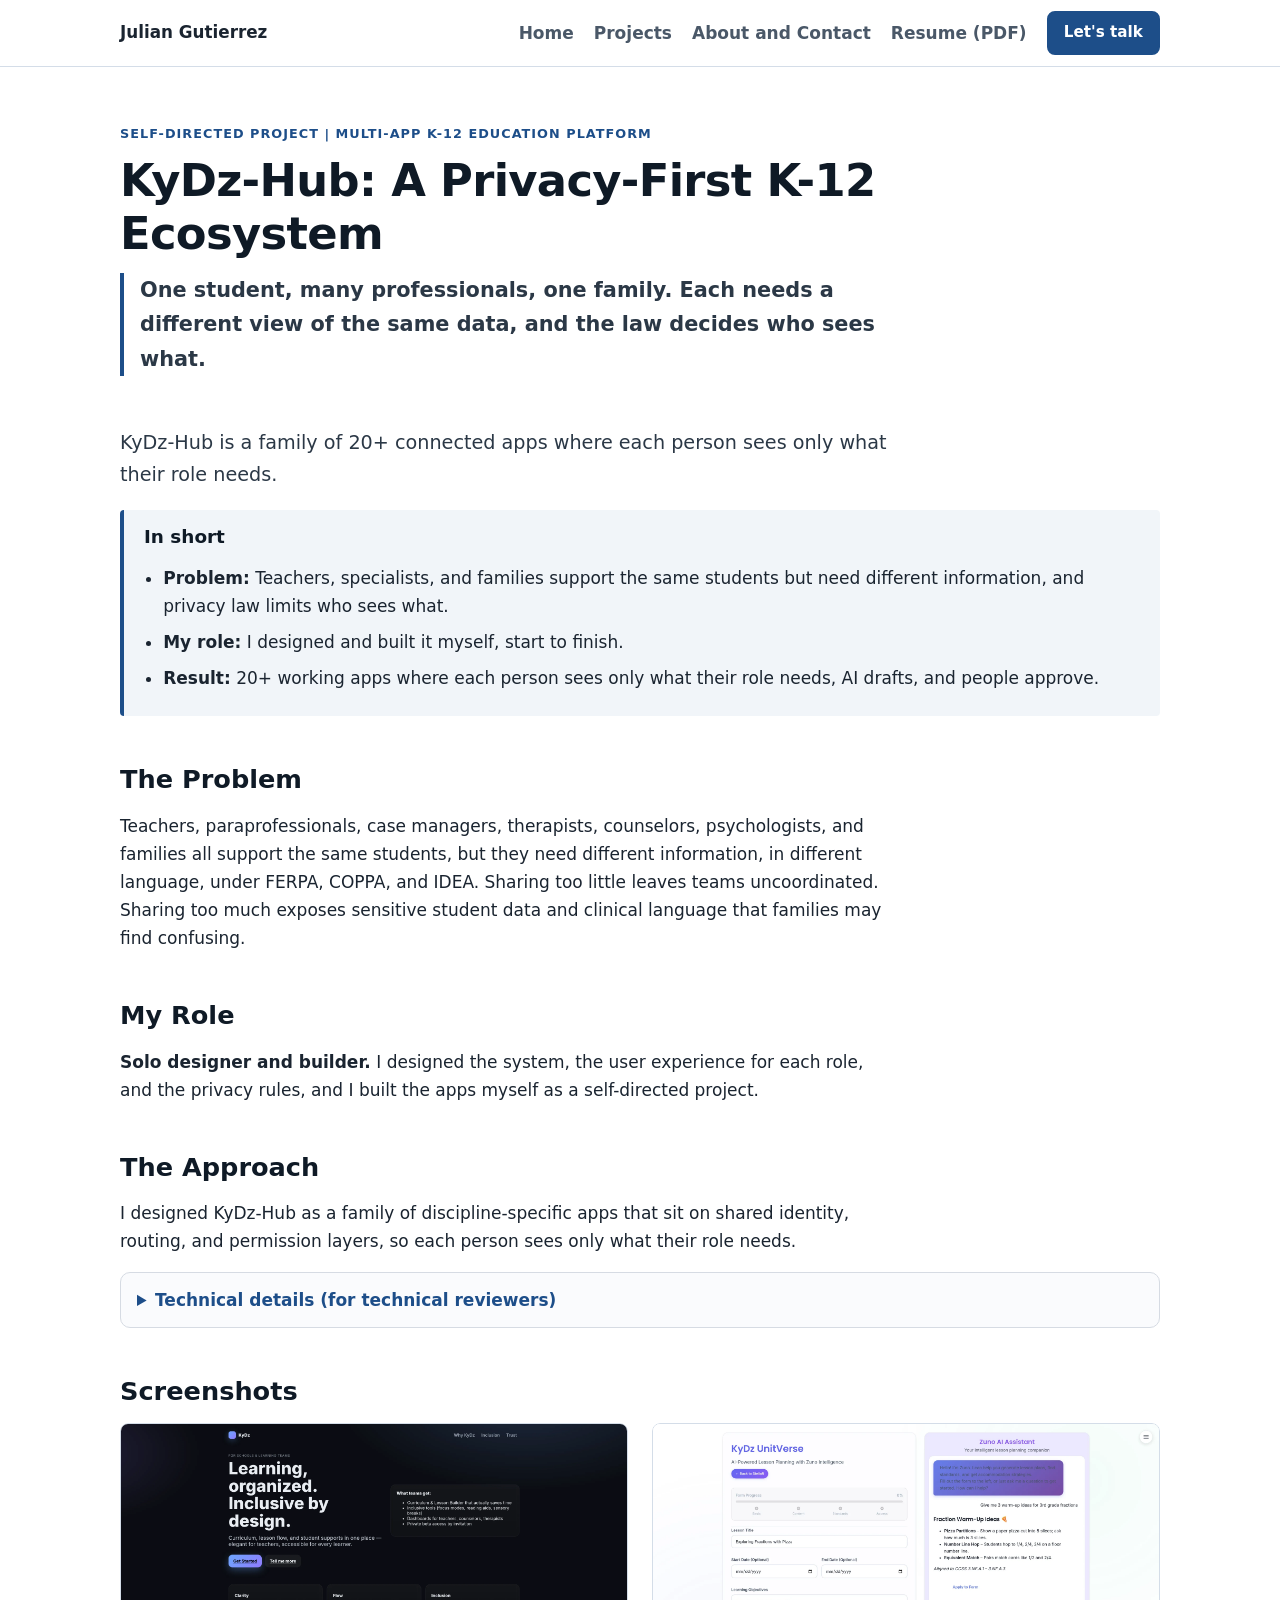
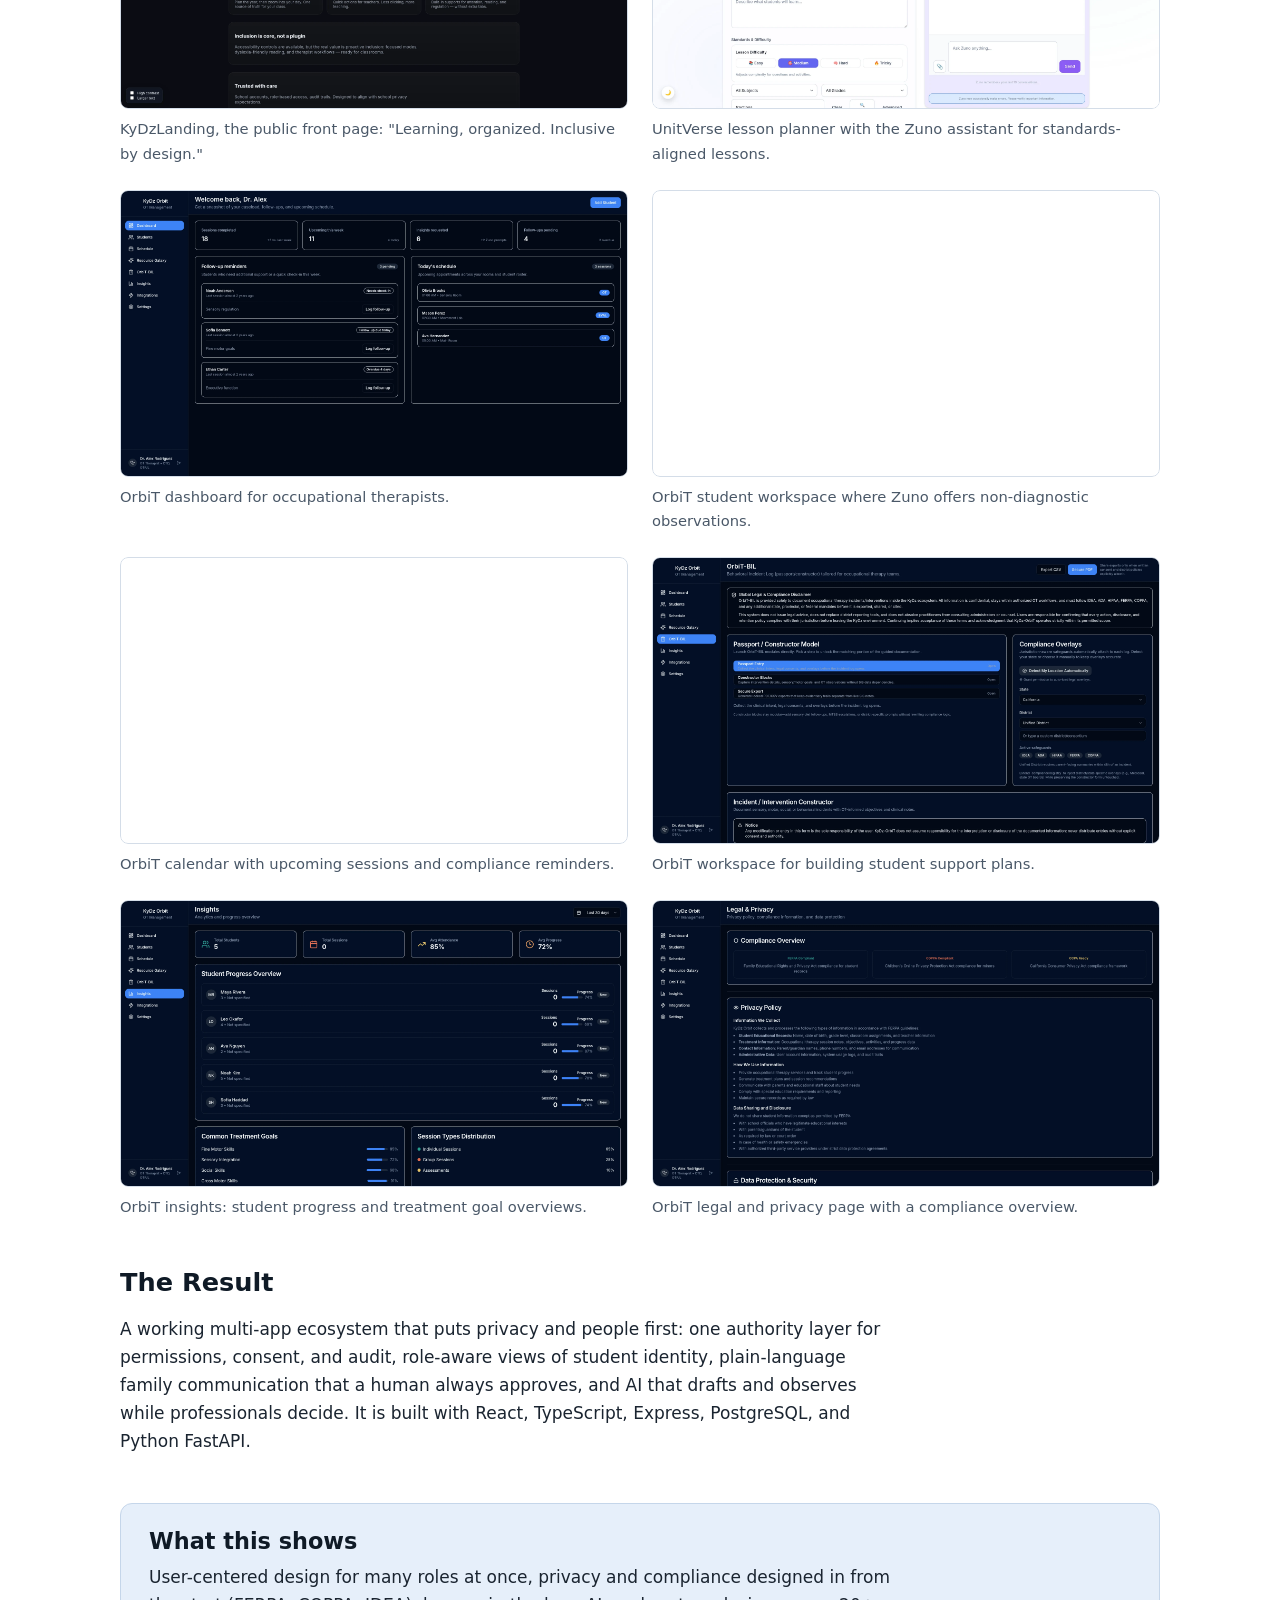
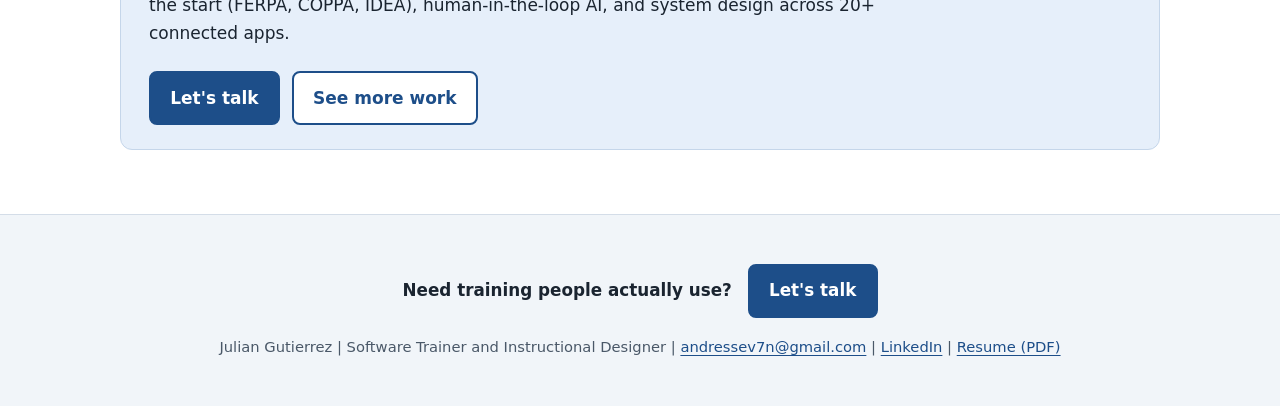
<file: kydz-hub.html>
<!DOCTYPE html>
<html lang="en"><head><meta charset="utf-8"><meta name="viewport" content="width=device-width,initial-scale=1">
<title>KyDz-Hub | Julian Gutierrez</title><meta name="description" content="Julian Gutierrez, Instructional Designer and Software Trainer. Bilingual English and Spanish. Portfolio and case studies.">
<link rel="stylesheet" href="style.css"><script src="site.js" defer></script></head><body>
<a class="skip" href="#main">Skip to content</a>
<header><div class="bar"><a class="brand" href="index.html">Julian Gutierrez</a><nav aria-label="Main"><ul><li><a href="index.html">Home</a></li><li><a href="projects.html">Projects</a></li><li><a href="about.html">About and Contact</a></li><li><a href="assets/Julian_Gutierrez_Resume.pdf">Resume (PDF)</a></li></ul></nav><a class="btn btn-sm" href="mailto:andressev7n@gmail.com">Let's talk</a></div></header>
<main id="main">
<article><header class="case-head"><p class="eyebrow">Self-directed project | Multi-app K-12 education platform</p><h1>KyDz-Hub: A Privacy-First K-12 Ecosystem</h1><p class="hook">One student, many professionals, one family. Each needs a different view of the same data, and the law decides who sees what.</p></header><p class="lead">KyDz-Hub is a family of 20+ connected apps where each person sees only what their role needs.</p><div class="summary callout"><h2>In short</h2><ul><li><strong>Problem:</strong> Teachers, specialists, and families support the same students but need different information, and privacy law limits who sees what.</li><li><strong>My role:</strong> I designed and built it myself, start to finish.</li><li><strong>Result:</strong> 20+ working apps where each person sees only what their role needs, AI drafts, and people approve.</li></ul></div>
<h2 class="reveal">The Problem</h2><p>Teachers, paraprofessionals, case managers, therapists, counselors, psychologists, and families all support the same students, but they need different information, in different language, under FERPA, COPPA, and IDEA. Sharing too little leaves teams uncoordinated. Sharing too much exposes sensitive student data and clinical language that families may find confusing.</p>
<h2 class="reveal">My Role</h2><p><strong>Solo designer and builder.</strong> I designed the system, the user experience for each role, and the privacy rules, and I built the apps myself as a self-directed project.</p>
<h2 class="reveal">The Approach</h2>
<p>I designed KyDz-Hub as a family of discipline-specific apps that sit on shared identity, routing, and permission layers, so each person sees only what their role needs.</p>
<details class="tech"><summary>Technical details (for technical reviewers)</summary>

<h3>KyDz-ClusTer: the central authority</h3>
<div class="callout"><p>KyDz-ClusTer is the single authority that decides what data leaves and enters each app. It manages role-based permissions, consent, notifications, and audit logs kept for 7 years, and it serves as the backend for the parent portal. Cross-app visibility follows a least-privilege, "insight-only" model.</p></div>
<p>Sign-in flows through three layers: KyDz-PassPort (login) to KyDz-ArcGate (routes each person to the apps their role and plan allow) to KyDz-ClusTer (permissions, consent, and audit).</p>
<h3>The CADT engine: Context-Aware Data Translation</h3>
<p>CADT works out who is asking (role, assignment, and app) and returns data in the format that fits that role. It has two halves.</p>
<ul><li><strong>Role-based student identity.</strong> A staff member must first have an active assignment to the student, the FERPA "legitimate educational interest" test. Then the name is shown by role: teachers, admins, and parents (own child only) see the full name, case managers see initials and an ID, psychologists, counselors, and therapists see an anonymous ID such as "Student #1234", and paraprofessionals see initials only. Teacher screens show a "names filtered for your role" indicator.</li>
<li><strong>Clinical-to-parent language translation.</strong> A dictionary of about 100 terms turns clinical wording into plain, neutral language, for example "ADHD" becomes "attention and focus areas" and "ESY" becomes "summer support services". Scores and diagnostic codes are replaced with "on file" notes. I chose rules over AI here on purpose, for auditability, a predictable legal posture, and zero cost per use.</li>
<li><strong>Two-step human approval.</strong> Nothing reaches parents automatically. Each item needs approval from the professional, then institutional sign-off from a case manager or admin. Items that contain sensitive terms (such as self-harm, abuse, or restraint) are flagged and go straight to institutional review. Only admins see the original wording.</li></ul>
<h3>AI-drafted IEP PLAAFP</h3>
<p>In KyDz-ComPass, the case manager hub, the Zuno assistant drafts every PLAAFP section (Present Levels of Academic Achievement and Functional Performance) from data gathered across the ecosystem. The case manager reviews and edits the draft. The report exports as two PDFs: a <strong>team</strong> version with full clinical detail and a <strong>parent</strong> version filtered through CADT. Access is limited to case managers and admins, and every use is logged.</p>
<h3>Zuno: non-diagnostic AI by design</h3>
<p>Zuno, the assistant across the apps, is built as an observation tool, not a diagnostic instrument. Its rules forbid diagnostic language and inferring medical, emotional, or mental health issues, suggestions must stay classroom-friendly, and therapy-related recommendations point back to a licensed professional. Code-level checks back this up: a rules gate before any insight is shared across apps, rule-based escalation for paraprofessional behavior logs, and compliance validation of AI-suggested schedules (IEP hours, 1:1 coverage, certifications).</p>
<h3>App map by audience</h3>
<div class="cards">
<div class="card"><h3>Educators</h3><p>StellaR (teachers), UnitVerse (lesson planning), ParaX (paraprofessionals)</p></div>
<div class="card"><h3>Specialists</h3><p>ComPass (special education case managers), OrbiT (occupational therapists), CounStellation (counselors), GalaPsy (school psychologists)</p></div>
<div class="card"><h3>Students</h3><p>MFS (math fluency), KFS (math fundamentals), VFS (vocabulary). Students join by session code and get real-time feedback.</p></div>
<div class="card"><h3>Families</h3><p>LinQ, a bilingual English and Spanish parent portal for progress, observations, consent, and reports.</p></div>
<div class="card"><h3>Operations and platform</h3><p>NoD (time, attendance, and staffing compliance), PassPort, ArcGate, and ClusTer (identity, routing, and authority)</p></div>
</div>
</details>
<h2 class="reveal">Screenshots</h2><div class="shots gallery"><figure><a href="assets/kydz/landing-hero.webp"><img src="assets/kydz/landing-hero.webp" width="1920" height="1080" loading="lazy" decoding="async" alt="KyDzLanding, the public front page: &quot;Learning, organized. Inclusive by design.&quot;"></a><figcaption>KyDzLanding, the public front page: "Learning, organized. Inclusive by design."</figcaption></figure><figure><a href="assets/kydz/unitverse-planner-light.webp"><img src="assets/kydz/unitverse-planner-light.webp" width="1920" height="1080" loading="lazy" decoding="async" alt="UnitVerse lesson planner with the Zuno assistant for standards-aligned lessons."></a><figcaption>UnitVerse lesson planner with the Zuno assistant for standards-aligned lessons.</figcaption></figure><figure><a href="assets/kydz/orbit-dashboard.webp"><img src="assets/kydz/orbit-dashboard.webp" width="1920" height="1080" loading="lazy" decoding="async" alt="OrbiT dashboard for occupational therapists."></a><figcaption>OrbiT dashboard for occupational therapists.</figcaption></figure><figure><a href="assets/kydz/orbit-student-zuno-workspace.webp"><img src="assets/kydz/orbit-student-zuno-workspace.webp" width="1920" height="1080" loading="lazy" decoding="async" alt="OrbiT student workspace where Zuno offers non-diagnostic observations."></a><figcaption>OrbiT student workspace where Zuno offers non-diagnostic observations.</figcaption></figure><figure><a href="assets/kydz/orbit-calendar.webp"><img src="assets/kydz/orbit-calendar.webp" width="1920" height="1080" loading="lazy" decoding="async" alt="OrbiT calendar with upcoming sessions and compliance reminders."></a><figcaption>OrbiT calendar with upcoming sessions and compliance reminders.</figcaption></figure><figure><a href="assets/kydz/orbit-bil.webp"><img src="assets/kydz/orbit-bil.webp" width="1920" height="1080" loading="lazy" decoding="async" alt="OrbiT workspace for building student support plans."></a><figcaption>OrbiT workspace for building student support plans.</figcaption></figure><figure><a href="assets/kydz/orbit-insights.webp"><img src="assets/kydz/orbit-insights.webp" width="1920" height="1080" loading="lazy" decoding="async" alt="OrbiT insights: student progress and treatment goal overviews."></a><figcaption>OrbiT insights: student progress and treatment goal overviews.</figcaption></figure><figure><a href="assets/kydz/orbit-legal.webp"><img src="assets/kydz/orbit-legal.webp" width="1920" height="1080" loading="lazy" decoding="async" alt="OrbiT legal and privacy page with a compliance overview."></a><figcaption>OrbiT legal and privacy page with a compliance overview.</figcaption></figure></div>
<h2 class="reveal">The Result</h2><p>A working multi-app ecosystem that puts privacy and people first: one authority layer for permissions, consent, and audit, role-aware views of student identity, plain-language family communication that a human always approves, and AI that drafts and observes while professionals decide. It is built with React, TypeScript, Express, PostgreSQL, and Python FastAPI.</p>
<section class="takeaway reveal" aria-labelledby="wts"><h2 id="wts">What this shows</h2><p>User-centered design for many roles at once, privacy and compliance designed in from the start (FERPA, COPPA, IDEA), human-in-the-loop AI, and system design across 20+ connected apps.</p>
<div class="cta-row"><a class="btn" href="mailto:andressev7n@gmail.com">Let's talk</a><a class="btn alt" href="projects.html">See more work</a></div></section></article>
</main>
<footer><div class="foot"><p class="foot-cta"><strong>Need training people actually use?</strong> <a class="btn" href="mailto:andressev7n@gmail.com">Let's talk</a></p><p>Julian Gutierrez | Software Trainer and Instructional Designer | <a href="mailto:andressev7n@gmail.com">andressev7n@gmail.com</a> | <a href="https://www.linkedin.com/in/julian-gutierrez-b2ab2a1aa/">LinkedIn</a> | <a href="assets/Julian_Gutierrez_Resume.pdf">Resume (PDF)</a></p></div></footer>
<script data-goatcounter="https://andressev7n.goatcounter.com/count" async src="//gc.zgo.at/count.js"></script>
</body></html>
</file>
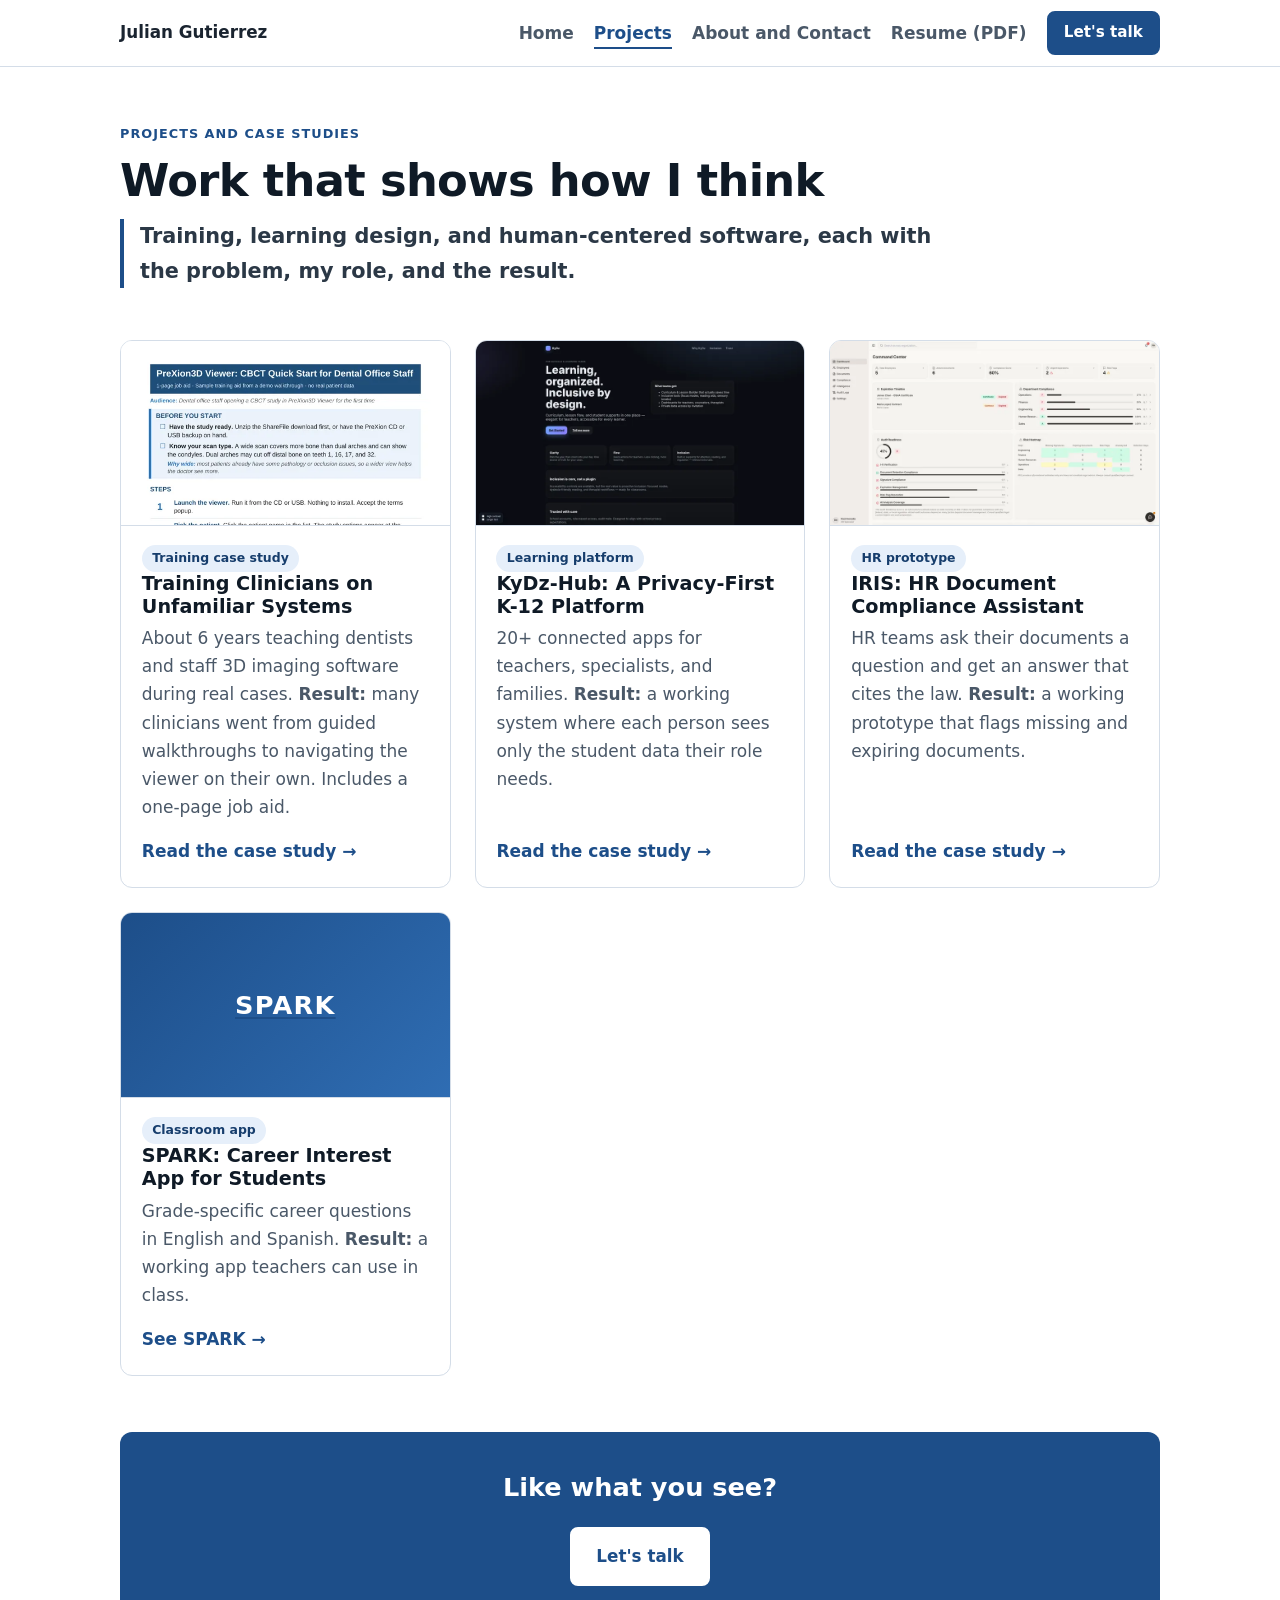
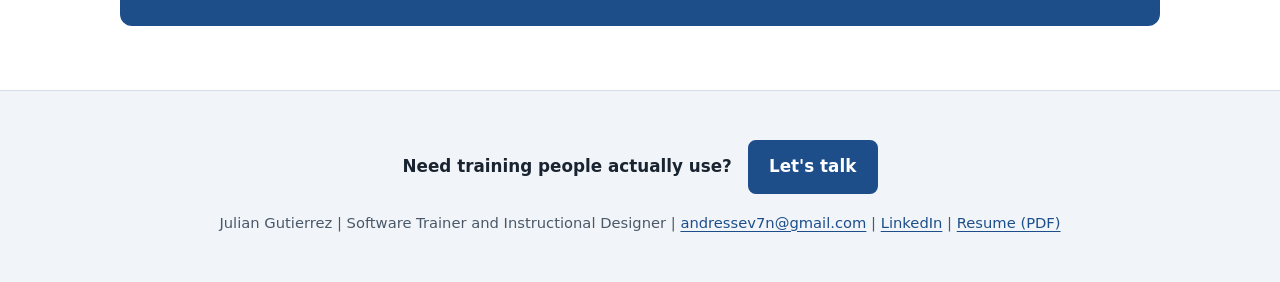
<file: projects.html>
<!DOCTYPE html>
<html lang="en"><head><meta charset="utf-8"><meta name="viewport" content="width=device-width,initial-scale=1">
<title>Projects | Julian Gutierrez</title><meta name="description" content="Julian Gutierrez, Instructional Designer and Software Trainer. Bilingual English and Spanish. Portfolio and case studies.">
<link rel="stylesheet" href="style.css"><script src="site.js" defer></script></head><body>
<a class="skip" href="#main">Skip to content</a>
<header><div class="bar"><a class="brand" href="index.html">Julian Gutierrez</a><nav aria-label="Main"><ul><li><a href="index.html">Home</a></li><li><a href="projects.html" aria-current="page">Projects</a></li><li><a href="about.html">About and Contact</a></li><li><a href="assets/Julian_Gutierrez_Resume.pdf">Resume (PDF)</a></li></ul></nav><a class="btn btn-sm" href="mailto:andressev7n@gmail.com">Let's talk</a></div></header>
<main id="main">

<header class="case-head"><p class="eyebrow">Projects and case studies</p><h1>Work that shows how I think</h1><p class="hook">Training, learning design, and human-centered software, each with the problem, my role, and the result.</p></header>
<div class="cards"><article class="card reveal"><a class="thumb" href="training-clinicians.html" tabindex="-1" aria-hidden="true"><img src="assets/thumb-cbct-job-aid.webp" width="800" height="450" loading="lazy" decoding="async" alt="Top of the one-page CBCT viewer job aid"></a><div class="card-body"><span class="tag">Training case study</span><h3 class="card-title"><a href="training-clinicians.html">Training Clinicians on Unfamiliar Systems</a></h3><p>About 6 years teaching dentists and staff 3D imaging software during real cases. <strong>Result:</strong> many clinicians went from guided walkthroughs to navigating the viewer on their own. Includes a one-page job aid.</p><a class="more" href="training-clinicians.html" aria-label="Read the case study: Training Clinicians on Unfamiliar Systems">Read the case study <span aria-hidden="true">&rarr;</span></a></div></article><article class="card reveal"><a class="thumb" href="kydz-hub.html" tabindex="-1" aria-hidden="true"><img src="assets/kydz/thumb-landing.webp" width="800" height="450" loading="lazy" decoding="async" alt="KyDz-Hub landing page"></a><div class="card-body"><span class="tag">Learning platform</span><h3 class="card-title"><a href="kydz-hub.html">KyDz-Hub: A Privacy-First K-12 Platform</a></h3><p>20+ connected apps for teachers, specialists, and families. <strong>Result:</strong> a working system where each person sees only the student data their role needs.</p><a class="more" href="kydz-hub.html" aria-label="Read the case study: KyDz-Hub: A Privacy-First K-12 Platform">Read the case study <span aria-hidden="true">&rarr;</span></a></div></article><article class="card reveal"><a class="thumb" href="iris-legal.html" tabindex="-1" aria-hidden="true"><img src="assets/iris/thumb-command-center.webp" width="800" height="450" loading="lazy" decoding="async" alt="IRIS Command Center dashboard with fictional data"></a><div class="card-body"><span class="tag">HR prototype</span><h3 class="card-title"><a href="iris-legal.html">IRIS: HR Document Compliance Assistant</a></h3><p>HR teams ask their documents a question and get an answer that cites the law. <strong>Result:</strong> a working prototype that flags missing and expiring documents.</p><a class="more" href="iris-legal.html" aria-label="Read the case study: IRIS: HR Document Compliance Assistant">Read the case study <span aria-hidden="true">&rarr;</span></a></div></article><article class="card reveal"><a class="thumb" href="spark.html" tabindex="-1" aria-hidden="true"><div class="thumb-ph" aria-hidden="true"><span>SPARK</span></div></a><div class="card-body"><span class="tag">Classroom app</span><h3 class="card-title"><a href="spark.html">SPARK: Career Interest App for Students</a></h3><p>Grade-specific career questions in English and Spanish. <strong>Result:</strong> a working app teachers can use in class.</p><a class="more" href="spark.html" aria-label="See SPARK: SPARK: Career Interest App for Students">See SPARK <span aria-hidden="true">&rarr;</span></a></div></article></div>
<section class="cta-band reveal"><h2>Like what you see?</h2><div class="cta-row"><a class="btn btn-lg" href="mailto:andressev7n@gmail.com">Let's talk</a></div></section>
</main>
<footer><div class="foot"><p class="foot-cta"><strong>Need training people actually use?</strong> <a class="btn" href="mailto:andressev7n@gmail.com">Let's talk</a></p><p>Julian Gutierrez | Software Trainer and Instructional Designer | <a href="mailto:andressev7n@gmail.com">andressev7n@gmail.com</a> | <a href="https://www.linkedin.com/in/julian-gutierrez-b2ab2a1aa/">LinkedIn</a> | <a href="assets/Julian_Gutierrez_Resume.pdf">Resume (PDF)</a></p></div></footer>
<script data-goatcounter="https://andressev7n.goatcounter.com/count" async src="//gc.zgo.at/count.js"></script>
</body></html>
</file>
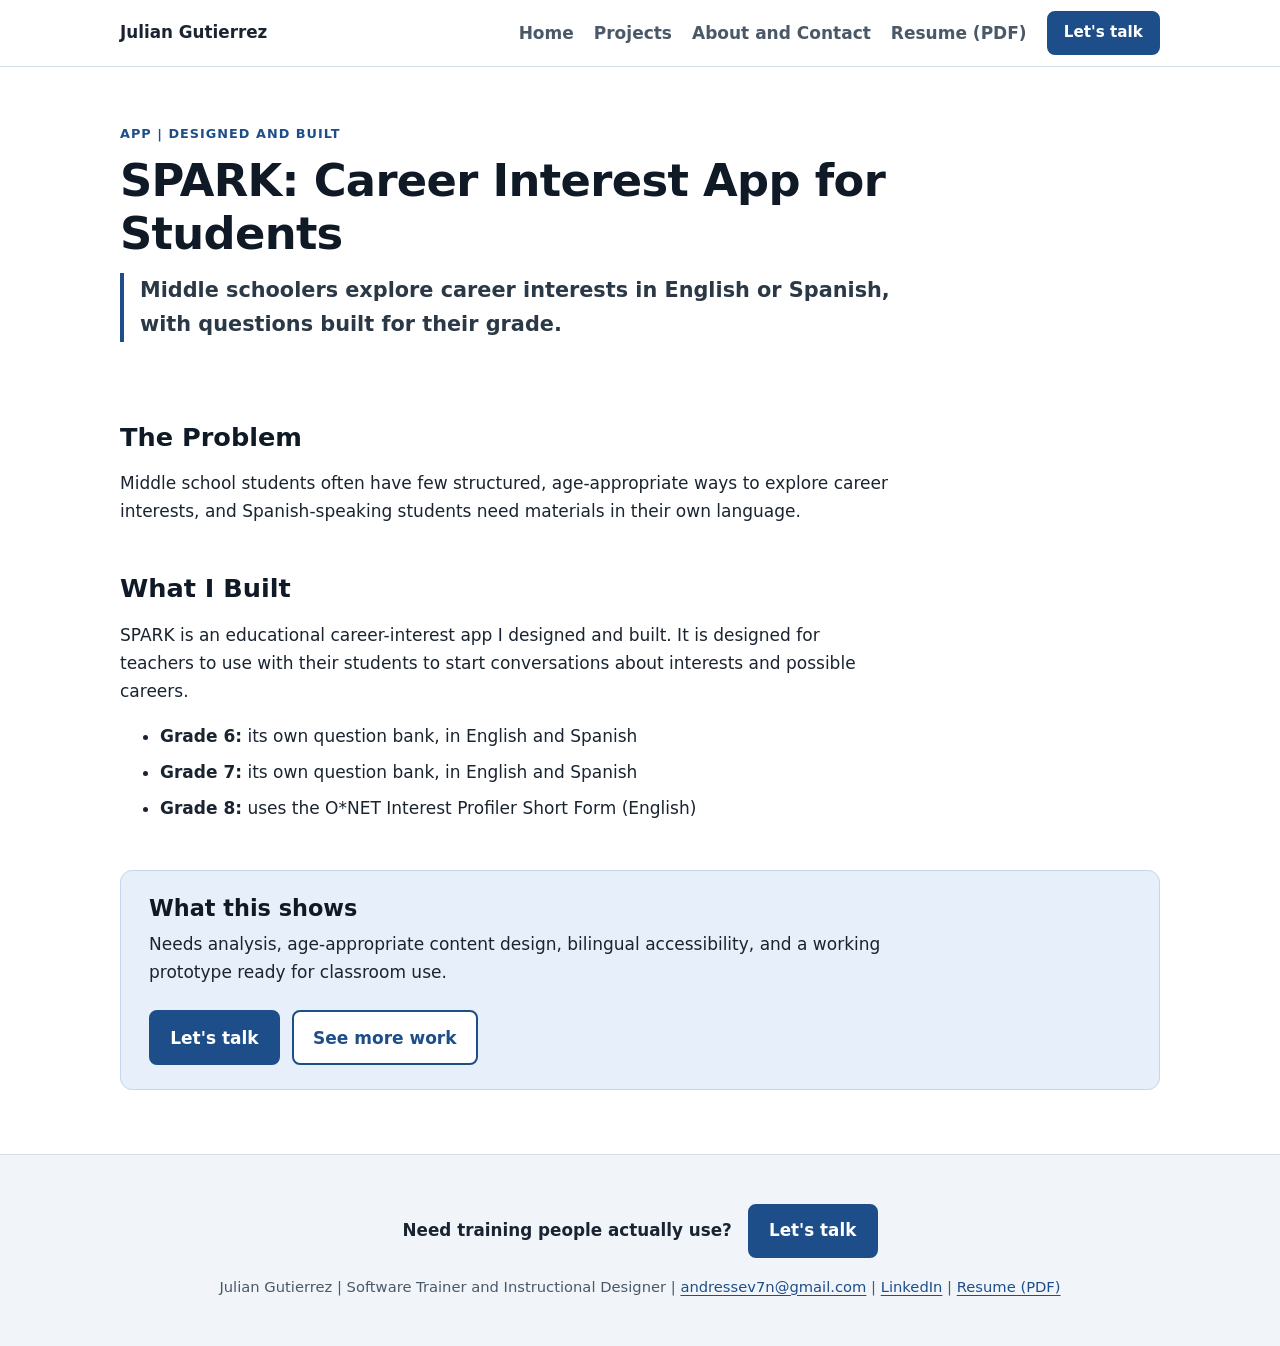
<file: spark.html>
<!DOCTYPE html>
<html lang="en"><head><meta charset="utf-8"><meta name="viewport" content="width=device-width,initial-scale=1">
<title>SPARK | Julian Gutierrez</title><meta name="description" content="Julian Gutierrez, Instructional Designer and Software Trainer. Bilingual English and Spanish. Portfolio and case studies.">
<link rel="stylesheet" href="style.css"><script src="site.js" defer></script></head><body>
<a class="skip" href="#main">Skip to content</a>
<header><div class="bar"><a class="brand" href="index.html">Julian Gutierrez</a><nav aria-label="Main"><ul><li><a href="index.html">Home</a></li><li><a href="projects.html">Projects</a></li><li><a href="about.html">About and Contact</a></li><li><a href="assets/Julian_Gutierrez_Resume.pdf">Resume (PDF)</a></li></ul></nav><a class="btn btn-sm" href="mailto:andressev7n@gmail.com">Let's talk</a></div></header>
<main id="main">
<article><header class="case-head"><p class="eyebrow">App | Designed and built</p><h1>SPARK: Career Interest App for Students</h1><p class="hook">Middle schoolers explore career interests in English or Spanish, with questions built for their grade.</p></header><h2 class="reveal">The Problem</h2><p>Middle school students often have few structured, age-appropriate ways to explore career interests, and Spanish-speaking students need materials in their own language.</p>
<h2 class="reveal">What I Built</h2><p>SPARK is an educational career-interest app I designed and built. It is designed for teachers to use with their students to start conversations about interests and possible careers.</p>
<ul><li><strong>Grade 6:</strong> its own question bank, in English and Spanish</li><li><strong>Grade 7:</strong> its own question bank, in English and Spanish</li><li><strong>Grade 8:</strong> uses the O*NET Interest Profiler Short Form (English)</li></ul>
<section class="takeaway reveal" aria-labelledby="wts"><h2 id="wts">What this shows</h2><p>Needs analysis, age-appropriate content design, bilingual accessibility, and a working prototype ready for classroom use.</p>
<div class="cta-row"><a class="btn" href="mailto:andressev7n@gmail.com">Let's talk</a><a class="btn alt" href="projects.html">See more work</a></div></section></article>
</main>
<footer><div class="foot"><p class="foot-cta"><strong>Need training people actually use?</strong> <a class="btn" href="mailto:andressev7n@gmail.com">Let's talk</a></p><p>Julian Gutierrez | Software Trainer and Instructional Designer | <a href="mailto:andressev7n@gmail.com">andressev7n@gmail.com</a> | <a href="https://www.linkedin.com/in/julian-gutierrez-b2ab2a1aa/">LinkedIn</a> | <a href="assets/Julian_Gutierrez_Resume.pdf">Resume (PDF)</a></p></div></footer>
<script data-goatcounter="https://andressev7n.goatcounter.com/count" async src="//gc.zgo.at/count.js"></script>
</body></html>
</file>
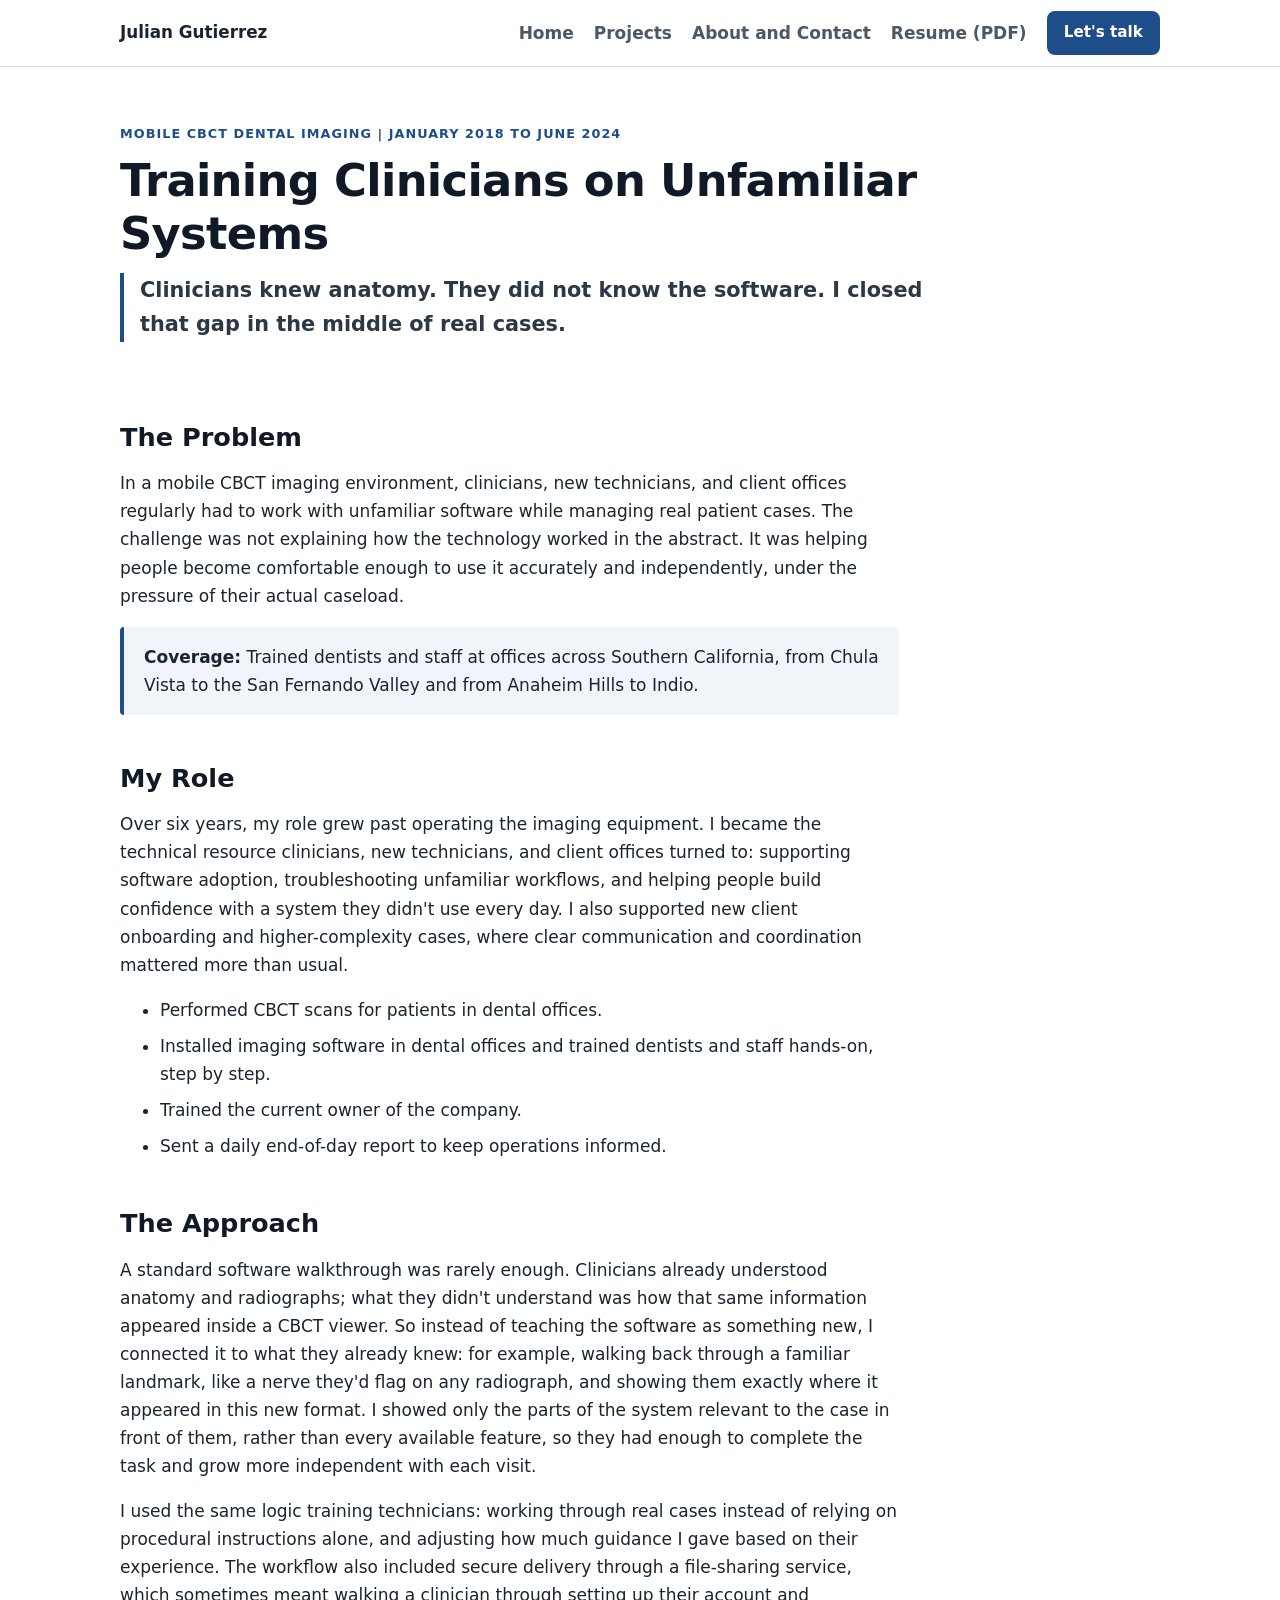
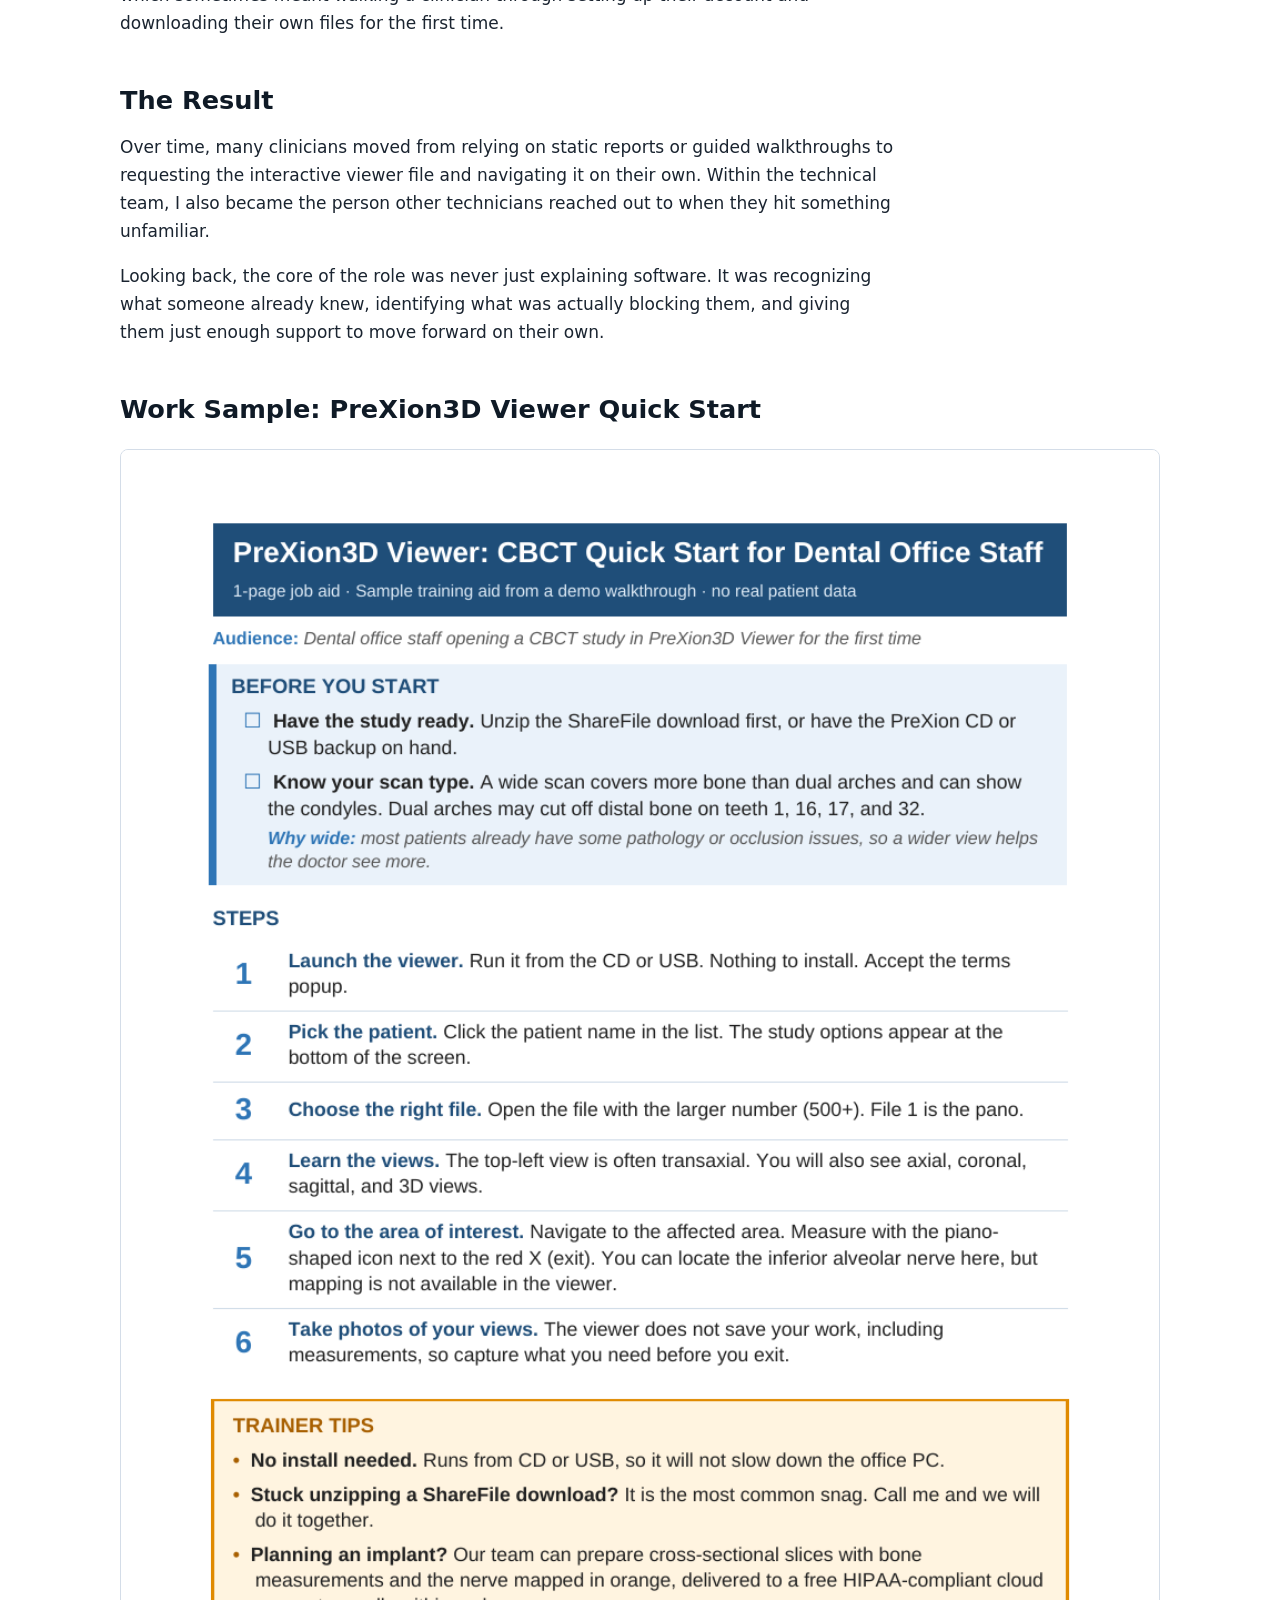
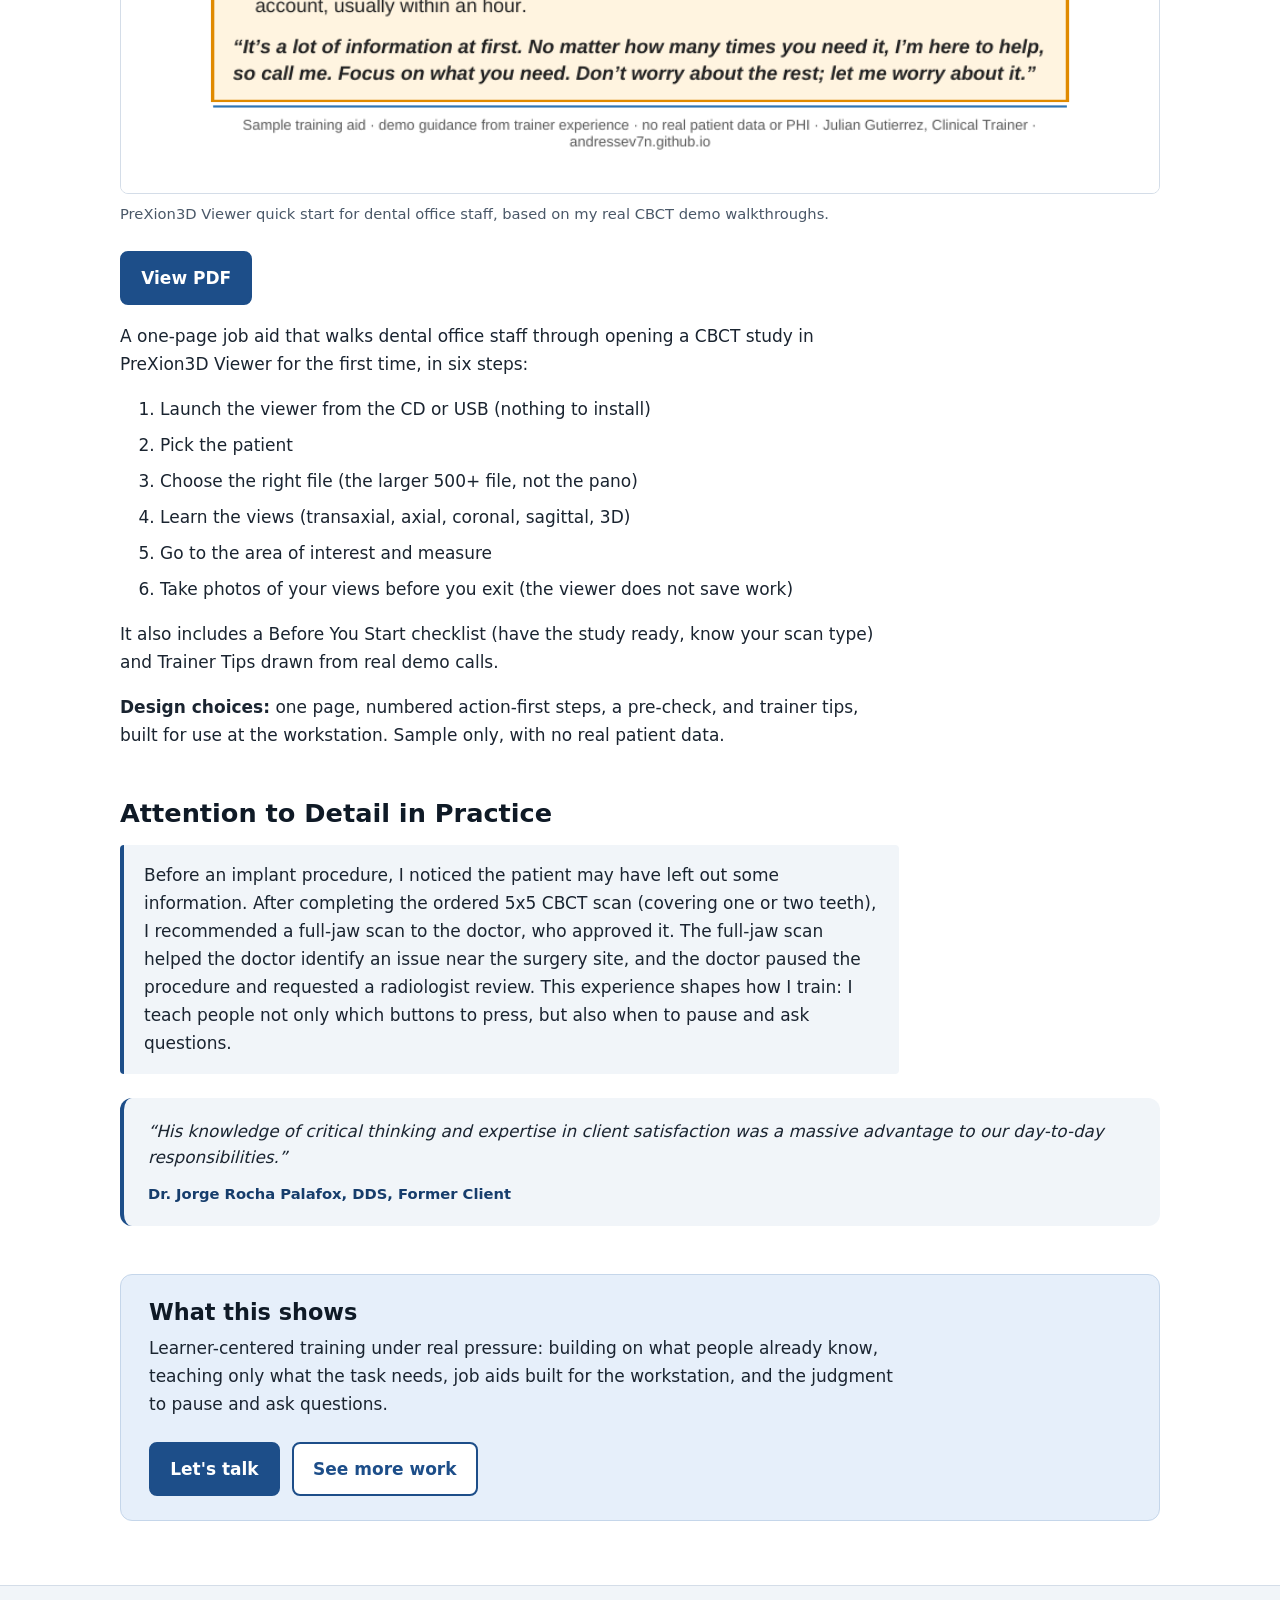
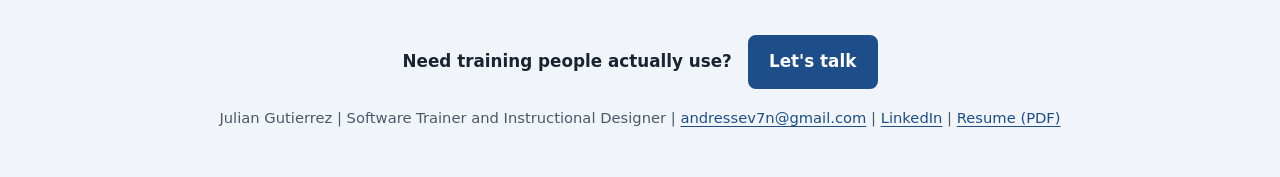
<file: training-clinicians.html>
<!DOCTYPE html>
<html lang="en"><head><meta charset="utf-8"><meta name="viewport" content="width=device-width,initial-scale=1">
<title>Training Clinicians on Unfamiliar Systems | Julian Gutierrez</title><meta name="description" content="Julian Gutierrez, Instructional Designer and Software Trainer. Bilingual English and Spanish. Portfolio and case studies.">
<link rel="stylesheet" href="style.css"><script src="site.js" defer></script></head><body>
<a class="skip" href="#main">Skip to content</a>
<header><div class="bar"><a class="brand" href="index.html">Julian Gutierrez</a><nav aria-label="Main"><ul><li><a href="index.html">Home</a></li><li><a href="projects.html">Projects</a></li><li><a href="about.html">About and Contact</a></li><li><a href="assets/Julian_Gutierrez_Resume.pdf">Resume (PDF)</a></li></ul></nav><a class="btn btn-sm" href="mailto:andressev7n@gmail.com">Let's talk</a></div></header>
<main id="main">
<article><header class="case-head"><p class="eyebrow">Mobile CBCT Dental Imaging | January 2018 to June 2024</p><h1>Training Clinicians on Unfamiliar Systems</h1><p class="hook">Clinicians knew anatomy. They did not know the software. I closed that gap in the middle of real cases.</p></header><h2 class="reveal">The Problem</h2><p>In a mobile CBCT imaging environment, clinicians, new technicians, and client offices regularly had to work with unfamiliar software while managing real patient cases. The challenge was not explaining how the technology worked in the abstract. It was helping people become comfortable enough to use it accurately and independently, under the pressure of their actual caseload.</p>
<p class="callout"><strong>Coverage:</strong> Trained dentists and staff at offices across Southern California, from Chula Vista to the San Fernando Valley and from Anaheim Hills to Indio.</p>
<h2 class="reveal">My Role</h2><p>Over six years, my role grew past operating the imaging equipment. I became the technical resource clinicians, new technicians, and client offices turned to: supporting software adoption, troubleshooting unfamiliar workflows, and helping people build confidence with a system they didn't use every day. I also supported new client onboarding and higher-complexity cases, where clear communication and coordination mattered more than usual.</p>
<ul><li>Performed CBCT scans for patients in dental offices.</li><li>Installed imaging software in dental offices and trained dentists and staff hands-on, step by step.</li><li>Trained the current owner of the company.</li><li>Sent a daily end-of-day report to keep operations informed.</li></ul>
<h2 class="reveal">The Approach</h2><p>A standard software walkthrough was rarely enough. Clinicians already understood anatomy and radiographs; what they didn't understand was how that same information appeared inside a CBCT viewer. So instead of teaching the software as something new, I connected it to what they already knew: for example, walking back through a familiar landmark, like a nerve they'd flag on any radiograph, and showing them exactly where it appeared in this new format. I showed only the parts of the system relevant to the case in front of them, rather than every available feature, so they had enough to complete the task and grow more independent with each visit.</p>
<p>I used the same logic training technicians: working through real cases instead of relying on procedural instructions alone, and adjusting how much guidance I gave based on their experience. The workflow also included secure delivery through a file-sharing service, which sometimes meant walking a clinician through setting up their account and downloading their own files for the first time.</p>
<h2 class="reveal">The Result</h2><p>Over time, many clinicians moved from relying on static reports or guided walkthroughs to requesting the interactive viewer file and navigating it on their own. Within the technical team, I also became the person other technicians reached out to when they hit something unfamiliar.</p>
<p>Looking back, the core of the role was never just explaining software. It was recognizing what someone already knew, identifying what was actually blocking them, and giving them just enough support to move forward on their own.</p>
<h2 class="reveal">Work Sample: PreXion3D Viewer Quick Start</h2>
<figure><img src="assets/cbct_job_aid.png" alt="One-page PreXion3D Viewer quick start job aid with a Before You Start checklist, six numbered steps, and trainer tips." loading="lazy"><figcaption>PreXion3D Viewer quick start for dental office staff, based on my real CBCT demo walkthroughs.</figcaption></figure>
<p><a class="btn" href="assets/cbct_job_aid.pdf" target="_blank" rel="noopener">View PDF</a></p>
<p>A one-page job aid that walks dental office staff through opening a CBCT study in PreXion3D Viewer for the first time, in six steps:</p>
<ol><li>Launch the viewer from the CD or USB (nothing to install)</li><li>Pick the patient</li><li>Choose the right file (the larger 500+ file, not the pano)</li><li>Learn the views (transaxial, axial, coronal, sagittal, 3D)</li><li>Go to the area of interest and measure</li><li>Take photos of your views before you exit (the viewer does not save work)</li></ol>
<p>It also includes a Before You Start checklist (have the study ready, know your scan type) and Trainer Tips drawn from real demo calls.</p>
<p><strong>Design choices:</strong> one page, numbered action-first steps, a pre-check, and trainer tips, built for use at the workstation. Sample only, with no real patient data.</p>
<h2 class="reveal">Attention to Detail in Practice</h2>
<p class="callout">Before an implant procedure, I noticed the patient may have left out some information. After completing the ordered 5x5 CBCT scan (covering one or two teeth), I recommended a full-jaw scan to the doctor, who approved it. The full-jaw scan helped the doctor identify an issue near the surgery site, and the doctor paused the procedure and requested a radiologist review. This experience shapes how I train: I teach people not only which buttons to press, but also when to pause and ask questions.</p>
<figure class="quote reveal"><blockquote><p>&ldquo;His knowledge of critical thinking and expertise in client satisfaction was a massive advantage to our day-to-day responsibilities.&rdquo;</p></blockquote><figcaption>Dr. Jorge Rocha Palafox, DDS, Former Client</figcaption></figure>
<section class="takeaway reveal" aria-labelledby="wts"><h2 id="wts">What this shows</h2><p>Learner-centered training under real pressure: building on what people already know, teaching only what the task needs, job aids built for the workstation, and the judgment to pause and ask questions.</p>
<div class="cta-row"><a class="btn" href="mailto:andressev7n@gmail.com">Let's talk</a><a class="btn alt" href="projects.html">See more work</a></div></section></article>
</main>
<footer><div class="foot"><p class="foot-cta"><strong>Need training people actually use?</strong> <a class="btn" href="mailto:andressev7n@gmail.com">Let's talk</a></p><p>Julian Gutierrez | Software Trainer and Instructional Designer | <a href="mailto:andressev7n@gmail.com">andressev7n@gmail.com</a> | <a href="https://www.linkedin.com/in/julian-gutierrez-b2ab2a1aa/">LinkedIn</a> | <a href="assets/Julian_Gutierrez_Resume.pdf">Resume (PDF)</a></p></div></footer>
<script data-goatcounter="https://andressev7n.goatcounter.com/count" async src="//gc.zgo.at/count.js"></script>
</body></html>
</file>
<file: style.css>
:root{--bg:#fff;--fg:#1a2430;--muted:#4a5868;--accent:#1d4e89;--accent-d:#163d6c;--soft:#f1f5f9;--soft2:#e6effa;--line:#d4dde8;--focus:#f0b429;--radius:12px;--max:1080px}
*{box-sizing:border-box}html{scroll-behavior:smooth;scroll-padding-top:80px}
body{margin:0;font-family:system-ui,-apple-system,"Segoe UI",Roboto,sans-serif;color:var(--fg);background:var(--bg);line-height:1.65;font-size:1.0625rem}
img{max-width:100%}
a{color:var(--accent);text-underline-offset:3px}a:hover{color:var(--accent-d)}
a:focus-visible,button:focus-visible{outline:3px solid var(--focus);outline-offset:3px;border-radius:4px}
.skip{position:absolute;left:-999px}.skip:focus{left:1rem;top:1rem;background:#fff;padding:.5rem 1rem;z-index:20;border:2px solid var(--accent)}
body>header{position:sticky;top:0;z-index:10;background:rgba(255,255,255,.96);border-bottom:1px solid var(--line);backdrop-filter:saturate(1.2) blur(6px)}
.bar{max-width:var(--max);margin:auto;padding:.7rem 1.25rem;display:flex;align-items:center;gap:1.25rem;flex-wrap:wrap}
.brand{font-weight:800;text-decoration:none;color:var(--fg);font-size:1.05rem;margin-right:auto}
nav ul{list-style:none;display:flex;gap:1.25rem;margin:0;padding:0;flex-wrap:wrap}
nav a{text-decoration:none;color:var(--muted);font-weight:600;padding:.25rem 0;border-bottom:2px solid transparent}
nav a[aria-current=page]{color:var(--accent);border-color:var(--accent)}nav a:hover{color:var(--accent)}
main{max-width:var(--max);margin:auto;padding:1.5rem 1.25rem 4rem}
h1,h2,h3{line-height:1.2;color:#0f1a26}
h2{font-size:1.6rem;margin:3rem 0 1rem}
h3{font-size:1.2rem}
.eyebrow{text-transform:uppercase;letter-spacing:.08em;font-size:.8rem;font-weight:700;color:var(--accent);margin:0 0 .6rem}
.hero{padding:3.5rem 0 2rem;max-width:820px}
.hero h1{font-size:clamp(2.2rem,5vw,3.4rem);margin:0 0 1rem;letter-spacing:-.02em}
.lead{font-size:1.2rem;max-width:65ch;color:#2b3846}
.meta{color:var(--muted);font-size:.95rem;margin-top:1.25rem}
.btn{display:inline-flex;align-items:center;gap:.4rem;padding:.7rem 1.2rem;border-radius:8px;background:var(--accent);color:#fff;text-decoration:none;font-weight:700;border:2px solid var(--accent);transition:background .2s,transform .2s,box-shadow .2s}
.btn:hover{background:var(--accent-d);border-color:var(--accent-d);color:#fff;transform:translateY(-1px);box-shadow:0 6px 16px rgba(29,78,137,.25)}
.btn.alt{background:#fff;color:var(--accent)}.btn.alt:hover{background:var(--soft2);color:var(--accent-d)}
.btn-lg{padding:.85rem 1.5rem;font-size:1.05rem}.btn-sm{padding:.45rem .95rem;font-size:.95rem}
.cta-row{display:flex;flex-wrap:wrap;gap:.75rem;margin-top:1.5rem}
.stats ul{list-style:none;margin:1rem 0 0;padding:0;display:grid;grid-template-columns:repeat(4,1fr);gap:1rem}
.stats li{background:var(--soft);border:1px solid var(--line);border-radius:var(--radius);padding:1.2rem}
.stats strong{display:block;font-size:2rem;color:var(--accent);line-height:1.1}
.stats span{display:block;color:var(--muted);font-size:.95rem;margin-top:.35rem}
.pillars{display:grid;grid-template-columns:repeat(3,1fr);gap:1rem}
.pillar{border-top:4px solid var(--accent);background:#fff;padding:1rem 0}.pillar h3{margin:.25rem 0 .4rem}.pillar p{margin:0;color:var(--muted)}
.cards{display:grid;grid-template-columns:repeat(auto-fill,minmax(300px,1fr));gap:1.5rem;margin-top:1.25rem}
.card{border:1px solid var(--line);border-radius:var(--radius);background:#fff;display:flex;flex-direction:column;overflow:hidden;transition:transform .2s,box-shadow .2s,border-color .2s;padding:0}
.card:hover{transform:translateY(-4px);box-shadow:0 12px 28px rgba(15,26,38,.12);border-color:#b7c6d8}
.thumb{display:block;aspect-ratio:16/9;background:var(--soft);overflow:hidden;border-bottom:1px solid var(--line)}
.thumb img{width:100%;height:100%;object-fit:cover;object-position:top left;display:block;transition:transform .35s}
.card:hover .thumb img{transform:scale(1.03)}
.thumb-ph{width:100%;height:100%;display:flex;align-items:center;justify-content:center;background:linear-gradient(135deg,var(--accent),#2f6db3);color:#fff;font-weight:800;font-size:1.6rem;letter-spacing:.05em}
.card-body{padding:1.2rem 1.3rem 1.4rem;display:flex;flex-direction:column;flex:1}
.card-title{font-size:1.2rem;margin:.6rem 0 .4rem}.card-title a{color:#0f1a26;text-decoration:none}.card-title a:hover{color:var(--accent);text-decoration:underline}
.card p{margin:0 0 1rem;color:var(--muted)}
.card .more{margin-top:auto;font-weight:700;text-decoration:none}.card .more:hover{text-decoration:underline}
.card h3{margin-top:0}
.tag{align-self:flex-start;display:inline-block;font-size:.78rem;font-weight:700;background:var(--soft2);padding:.2rem .65rem;border-radius:99px;color:var(--accent-d)}
.soon{background:var(--soft);color:var(--muted);padding:1.4rem}
article > .cards .card{padding:1.2rem 1.3rem}
.case-head{max-width:820px;padding:2rem 0 .5rem}
.case-head h1{font-size:clamp(2rem,4.2vw,2.8rem);margin:0 0 .75rem;letter-spacing:-.015em}
.hook{font-size:1.3rem;font-weight:600;color:#2b3846;border-left:4px solid var(--accent);padding-left:1rem;margin:0 0 1.5rem}
article > p, article > ul, article > ol{max-width:72ch}
article li{margin-bottom:.5rem}
.sub{color:var(--muted);font-style:italic}.note{color:var(--muted);font-size:.95rem}
figure{margin:1.5rem 0}figure img{width:100%;height:auto;border:1px solid var(--line);border-radius:8px;display:block}
figcaption{color:var(--muted);font-size:.92rem;margin-top:.5rem}
.shots{display:grid;grid-template-columns:repeat(auto-fit,minmax(200px,1fr));gap:1rem}
.shots.gallery{grid-template-columns:repeat(2,1fr);gap:1.5rem}
.shots.gallery figure{margin:0}.shots.gallery a{display:block;border-radius:8px;overflow:hidden}
.shots.gallery img{transition:transform .3s}.shots.gallery a:hover img{transform:scale(1.015)}
.ph{border:2px dashed #8aa2bd;border-radius:8px;background:var(--soft);min-height:160px;display:flex;align-items:center;justify-content:center;text-align:center;padding:1rem;color:var(--muted);font-weight:600}
.callout{background:var(--soft);border-left:4px solid var(--accent);padding:1rem 1.25rem;border-radius:4px}
.takeaway{margin-top:3rem;background:var(--soft2);border:1px solid #c5d6ea;border-radius:var(--radius);padding:1.5rem 1.75rem}
.takeaway h2{margin:0 0 .5rem;font-size:1.4rem}.takeaway p{margin:0;max-width:70ch}
.cta-band{margin-top:3.5rem;text-align:center;background:var(--accent);color:#fff;border-radius:var(--radius);padding:2.5rem 1.5rem}
.cta-band h2{color:#fff;margin:0 0 .5rem}.cta-band p{margin:0;color:#e6effa}.cta-band .cta-row{justify-content:center}
.cta-band .btn{background:#fff;color:var(--accent);border-color:#fff}.cta-band .btn:hover{background:var(--soft2);color:var(--accent-d)}
.cta-band .btn.alt{background:transparent;color:#fff;border-color:#fff}.cta-band .btn.alt:hover{background:rgba(255,255,255,.12)}
footer{border-top:1px solid var(--line);background:var(--soft);color:var(--muted);font-size:.92rem}
.foot{max-width:var(--max);margin:auto;padding:2rem 1.25rem;text-align:center}
.foot-cta{font-size:1.05rem;color:var(--fg);display:flex;gap:1rem;align-items:center;justify-content:center;flex-wrap:wrap}
.js .reveal{opacity:0;transform:translateY(18px);transition:opacity .6s ease,transform .6s ease}
.js .reveal.in{opacity:1;transform:none}
@media (prefers-reduced-motion:reduce){html{scroll-behavior:auto}*,*::before,*::after{transition:none!important;animation:none!important}.js .reveal{opacity:1;transform:none}.card:hover,.btn:hover{transform:none}}
@media(max-width:860px){.stats ul{grid-template-columns:repeat(2,1fr)}.pillars{grid-template-columns:1fr}.shots.gallery{grid-template-columns:1fr}}
@media(max-width:600px){nav ul{gap:.9rem}.bar{gap:.6rem}.brand{width:100%}}

.testimonials{margin-top:3.5rem}.quotes{display:grid;grid-template-columns:repeat(2,1fr);gap:1rem}
.quote{margin:1.5rem 0;background:var(--soft);border-left:4px solid var(--accent);border-radius:var(--radius);padding:1.25rem 1.5rem}.quotes .quote{margin:0}
.quote blockquote{margin:0}.quote p{margin:0;font-size:1.05rem;line-height:1.55;font-style:italic;color:var(--fg)}
.quote figcaption{margin-top:.75rem;font-weight:600;color:var(--accent-d);font-size:.92rem}
@media(max-width:860px){.quotes{grid-template-columns:1fr}}
/* added: tech details, summary, tools, mobile */
details.tech{border:1px solid #d6dbe3;border-radius:10px;padding:.8rem 1rem;margin:1rem 0 2rem;background:#fafbfd}
details.tech summary{cursor:pointer;font-weight:700;color:var(--accent)}
details.tech[open] summary{margin-bottom:1rem}
.summary ul{margin:.4rem 0 0;padding-left:1.2rem}.summary h2{margin-top:0;font-size:1.15rem}
.tools p{line-height:1.7}.proof{font-size:1.1rem;margin:.2rem 0 1.2rem}
@media(max-width:600px){.cta-row{flex-wrap:wrap}.cta-row .btn{width:100%;text-align:center}.stats ul{grid-template-columns:1fr 1fr}.cards{grid-template-columns:1fr}h1{font-size:1.8rem}nav ul{flex-wrap:wrap}}
</file>
